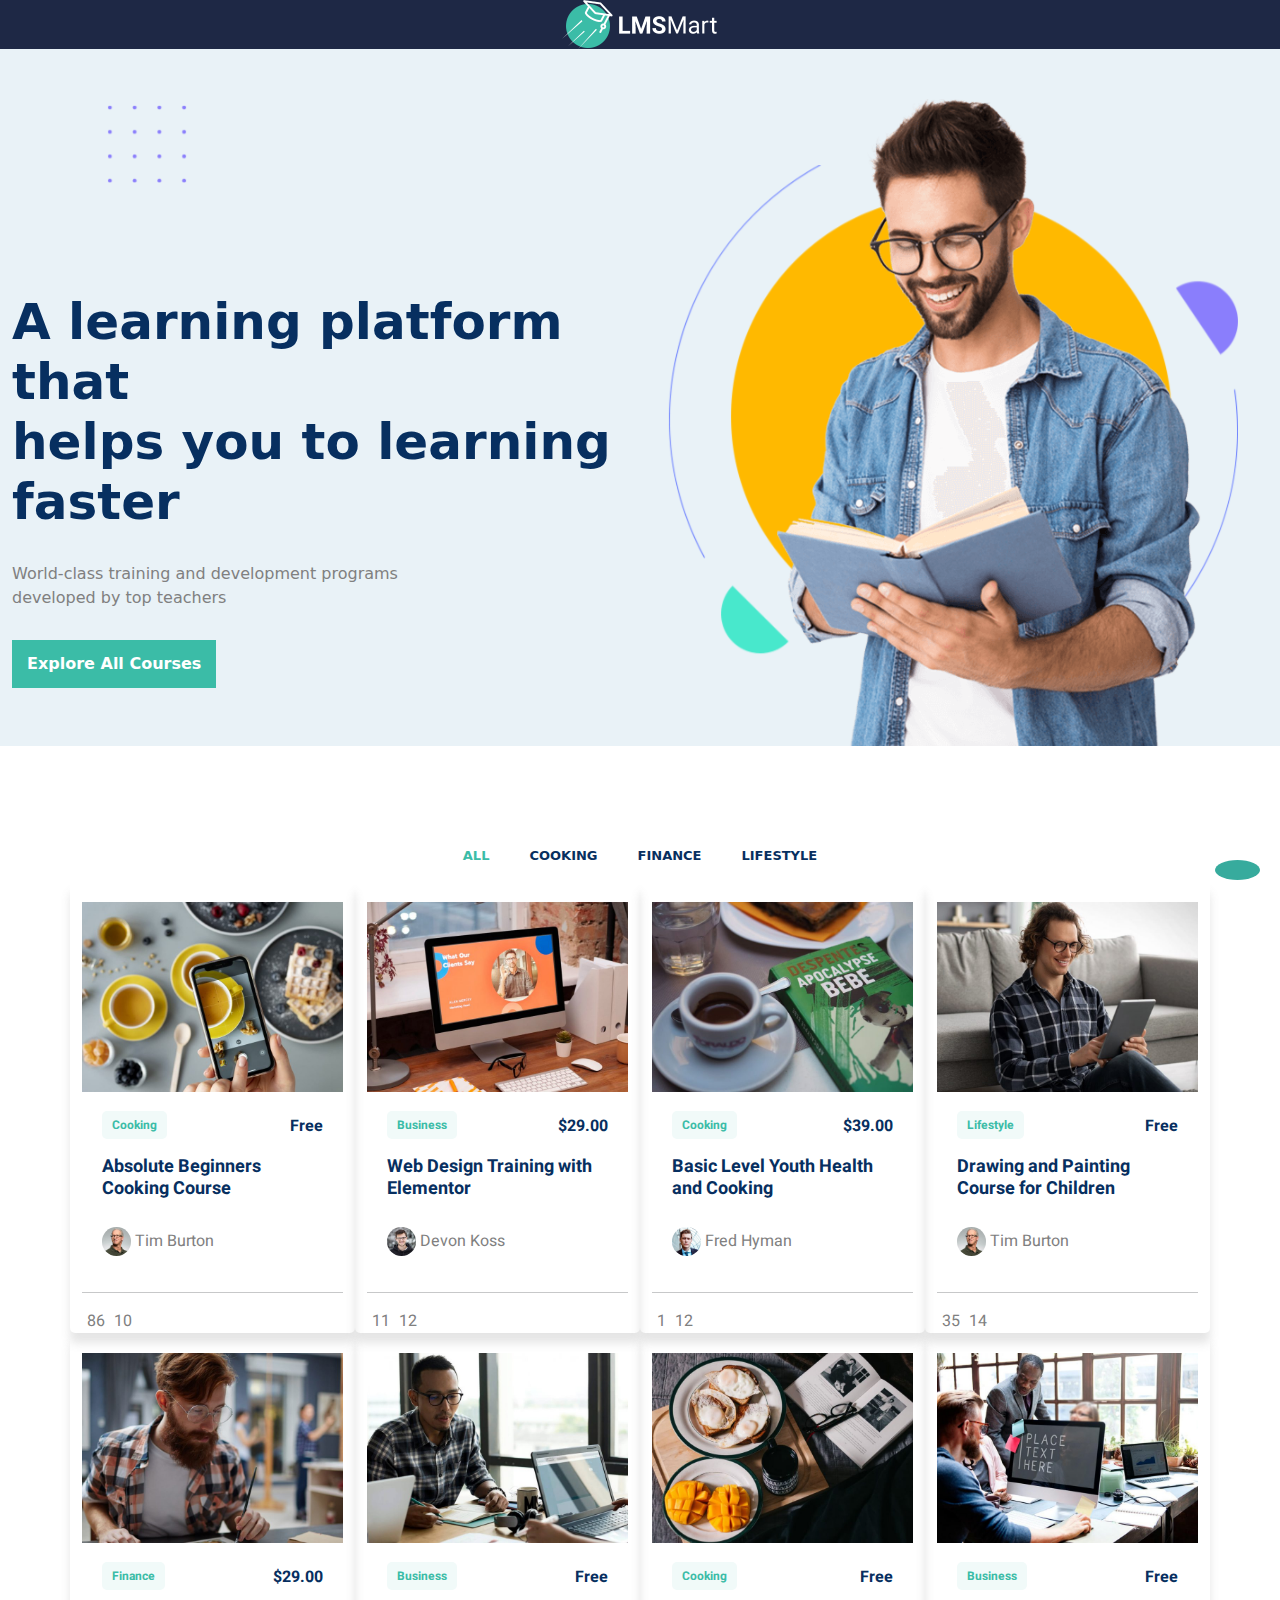
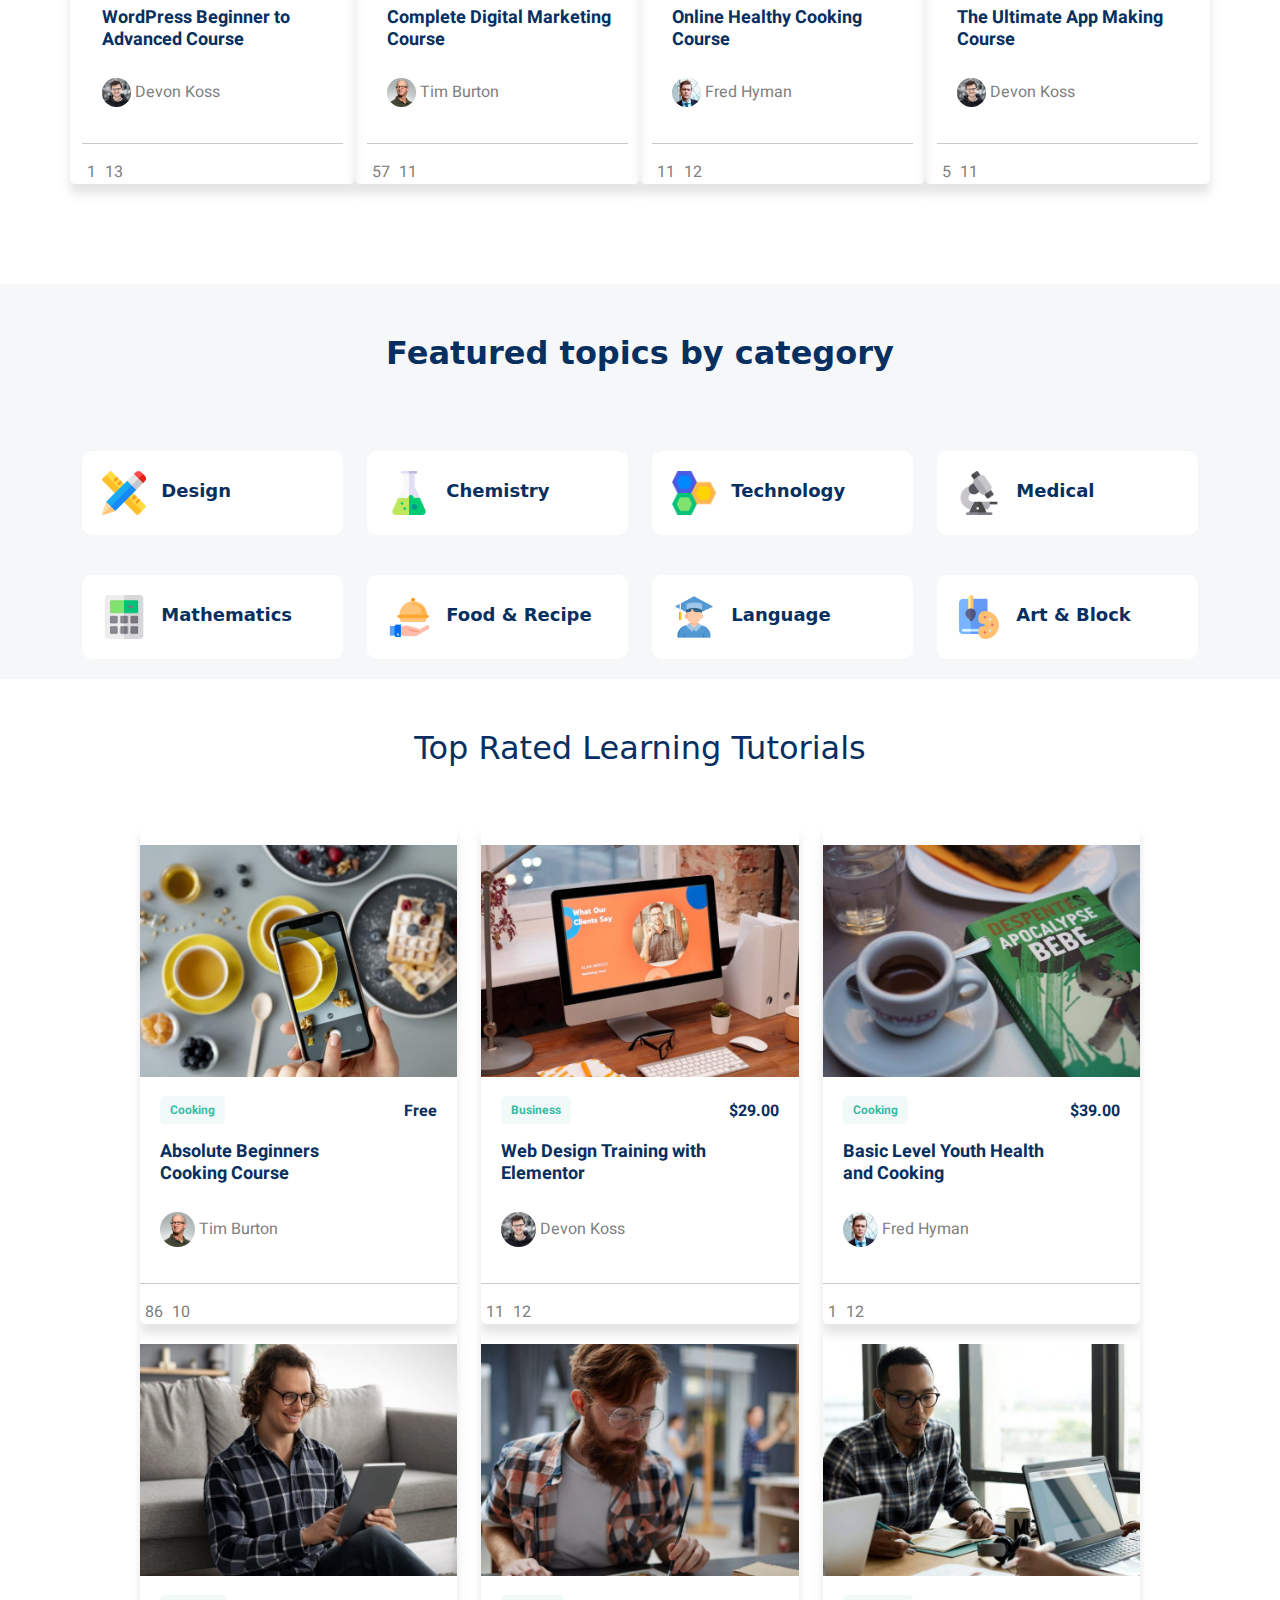
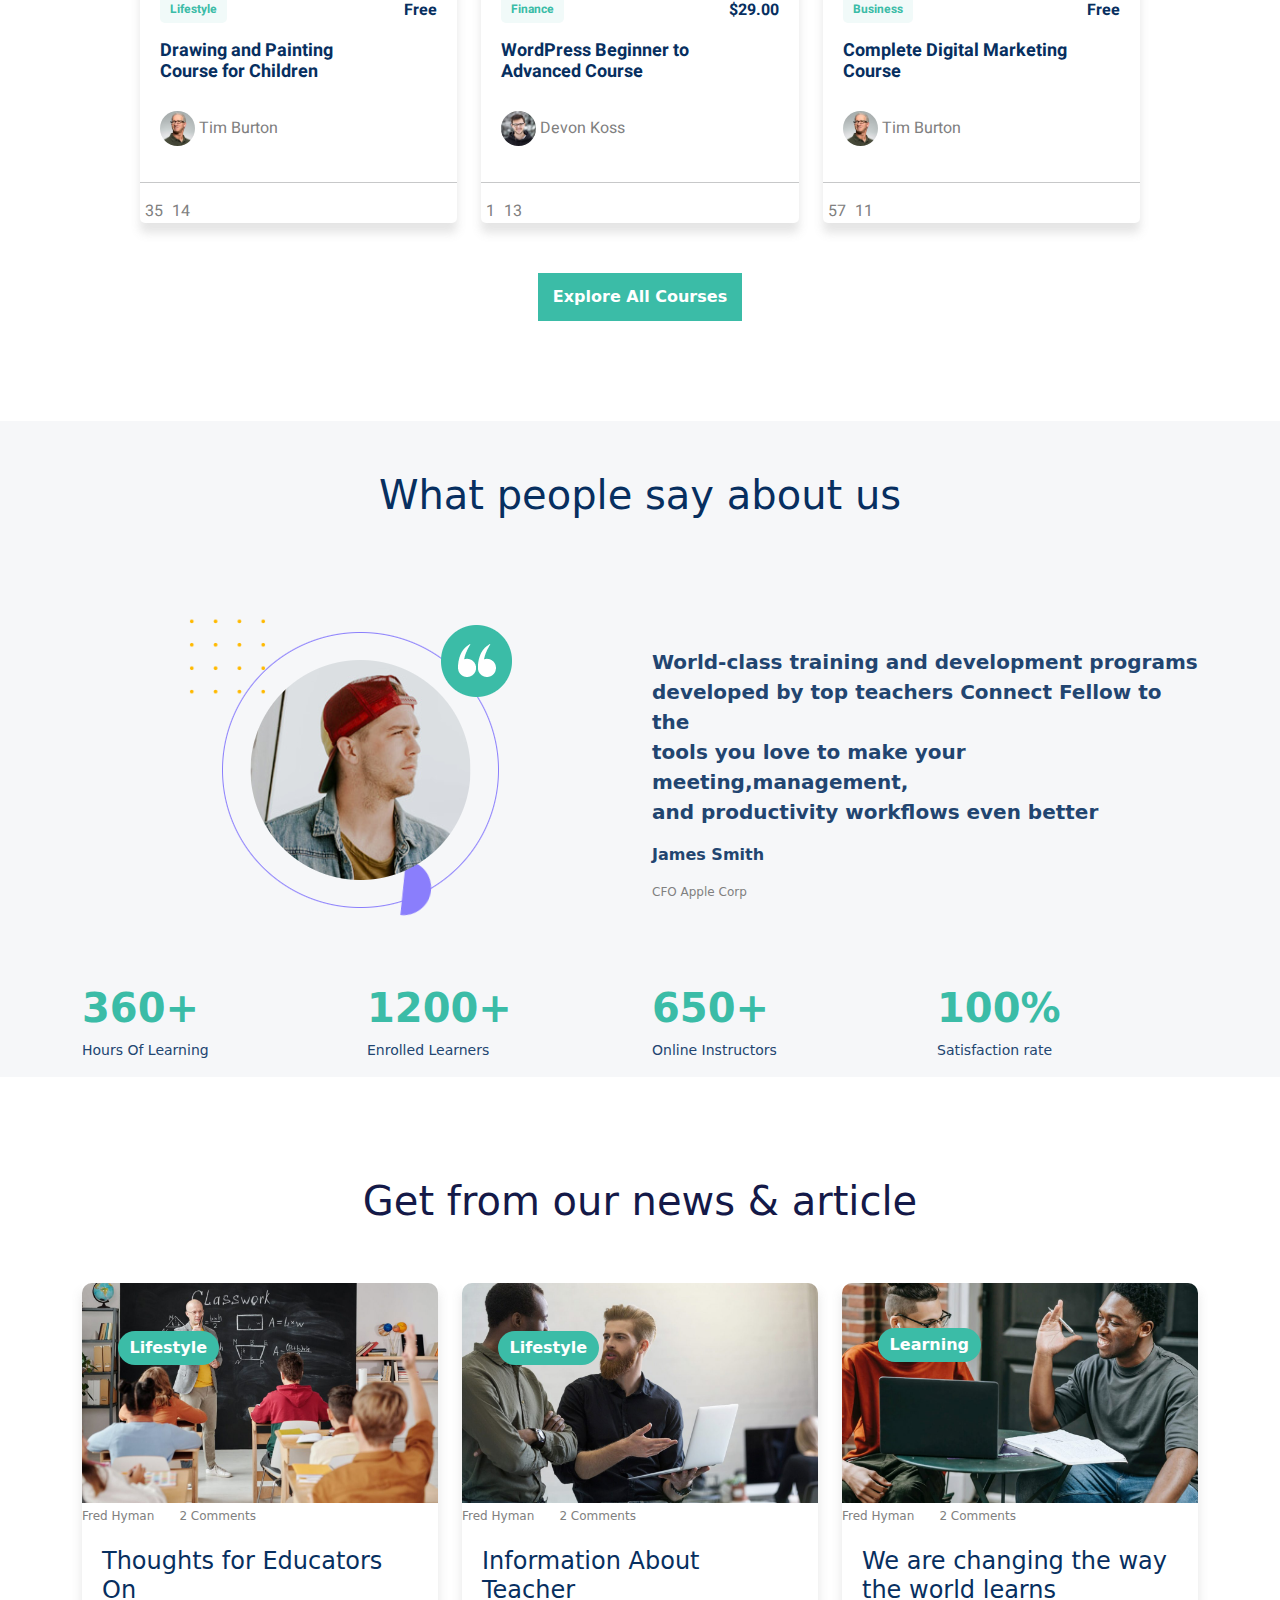
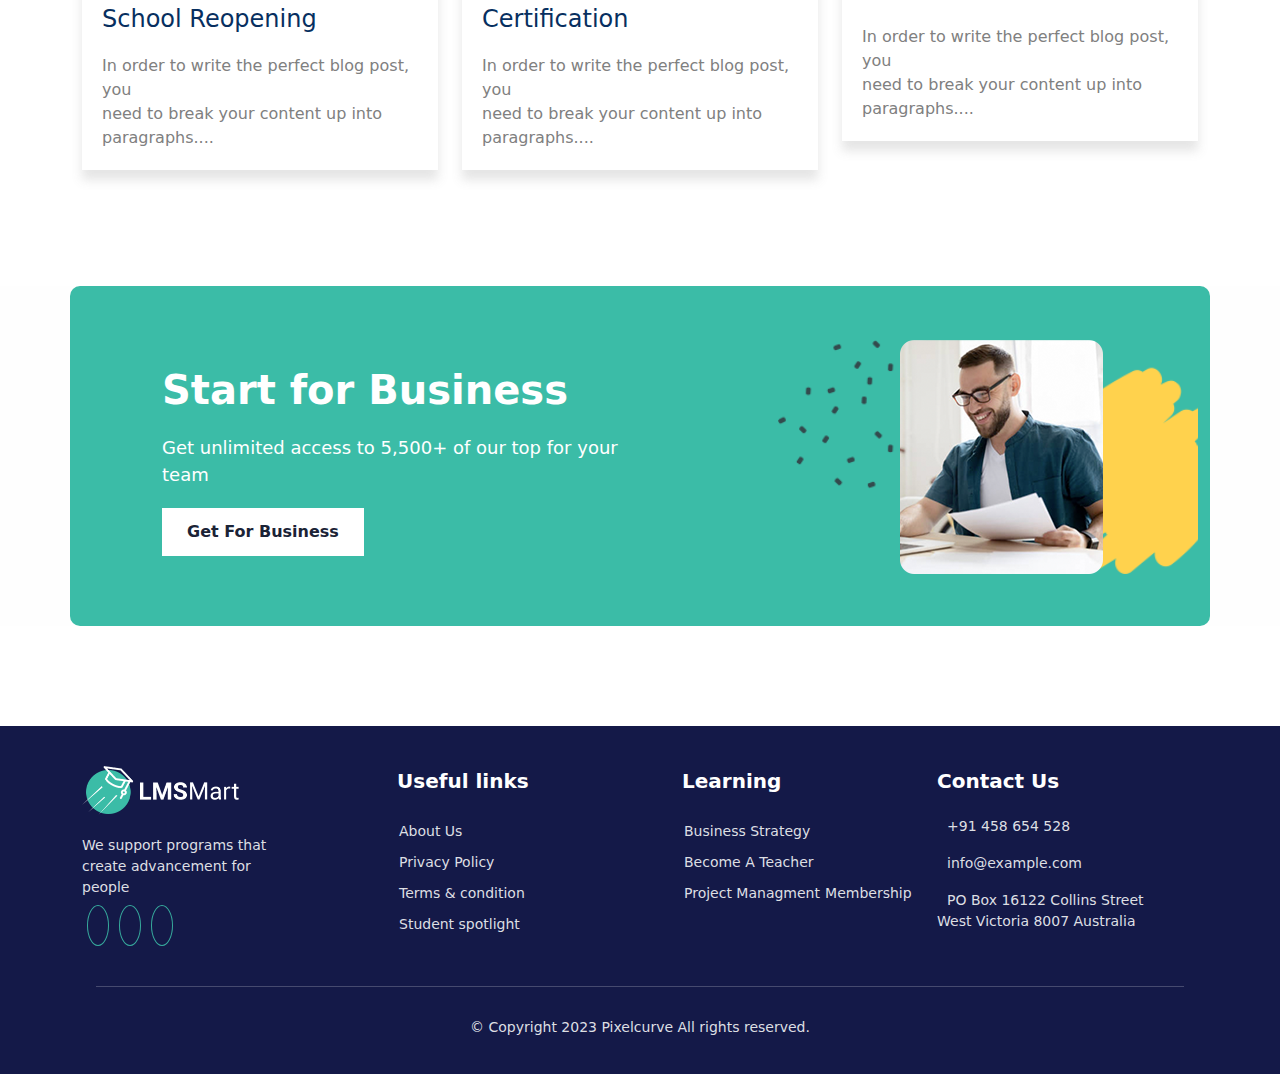
<file: homeV4.html>
<!DOCTYPE html>
<html lang="en">

<head>
    <meta charset="UTF-8">
    <meta http-equiv="X-UA-Compatible" content="IE=edge">
    <meta name="viewport" content="width=device-width, initial-scale=1.0">
    <title>LMSmart</title>
    <link rel="stylesheet" href="vendors/bootstrap.css">
    <link rel="stylesheet" href="https://cdnjs.cloudflare.com/ajax/libs/font-awesome/6.3.0/css/all.min.css"
        integrity="sha512-SzlrxWUlpfuzQ+pcUCosxcglQRNAq/DZjVsC0lE40xsADsfeQoEypE+enwcOiGjk/bSuGGKHEyjSoQ1zVisanQ=="
        crossorigin="anonymous" referrerpolicy="no-referrer" />
    <link rel="stylesheet" href="style/style.css">
    <script async src="vendors/jquery-3.6.3.min.js"></script>
    <script async src="js/homeV4.js"></script>
    <script async src="js/homeV5.js"></script>
</head>

<body>
    <div class="clicktoup">
        <a href="#"><i class="fa-solid fa-arrow-up"></i></a>
    </div>
    <div id="responsive-header">
        <div class="d-flex justify-content-around align-items-center">
            <div class="menuicon"><i class="fa-solid fa-bars"></i></div>
            <div class="logo"><img src="images/2x_logo-white.png" alt=""></div>
            <div class="search"><i class="fa-solid fa-magnifying-glass"></i>
            </div>
        </div>
    </div>
    <div class="clickmenu">
        <div class="logo"></div>
        <ul class="list-unstyled">
            <li class="clickhome"><a style="color: #3BBCA7;" href="#">Home<i class="i1 fa-solid fa-angle-right"></i></a>
                <ul class="clickhome-dropped list-unstyled">
                    <li><a href="#">Home V1</a></li>
                    <li><a href="index.html">Home V2</a></li>
                    <li><a href="#">Home V3</a></li>
                    <li><a style="color:#3bbca7 ;" href="homeV4.html">Home V4</a></li>
                    <li><a href="homeV5.html">Home V5</a></li>
                </ul>
            </li>
            <li class="clickcourses"><a href="#">Courses<i class="i2 fa-solid fa-angle-right"></i></a>
                <ul class="clickcourses-dropped list-unstyled">
                    <li><a href="#">Course Grid Layout</a></li>
                    <li><a href="#">Course Sidebar Filter</a></li>
                    <li><a href="#">Dashboard/Profile</a></li>
                    <li><a href="#">Paid Type Course</a></li>
                    <li><a href="#">Free Type Course</a></li>
                </ul>
            </li>
            <li class="clickblog"><a href="#">Blog<i class="i3 fa-solid fa-angle-right"></i></a>
                <ul class="clickblog-dropped list-unstyled">
                    <li><a href="#">Blog Grid</a></li>
                    <li><a href="#">Blog Listing</a></li>
                    <li><a href="#">Blog Single</a></li>
                </ul>
            </li>
            <li class="clickpages"><a href="#">Pages<i class="i4 fa-solid fa-angle-right"></i></a>
                <ul class="clickpages-dropped list-unstyled">
                    <li><a href="#">Shop</a></li>
                    <li><a href="#">About Us 1</a></li>
                    <li><a href="#">About Us 2</a></li>
                    <li><a href="#">Events Single</a></li>
                    <li><a href="#">Contact</a></li>
                    <li><a href="#">Our Team</a></li>
                    <li><a href="#">Team Single</a></li>
                    <li><a href="#">404 Page</a></li>
                    <li><a href="#">FAQ'S</a></li>
                </ul>
            </li>
        </ul>
        <div class="d-flex justify-content-center">
            <input type="text" placeholder="Search ...">
        </div>
    </div>
    <header id="header">
        <div class="d-flex justify-content-around align-items-center">
            <div class="logo d-flex justify-content-center">
                <img src="images/2x_logo.png" alt="">
            </div>
            <div class="navmenu">
                <ul class="list-unstyled d-flex">
                    <li class="home"><a href="#">Home<i style="color:#3BBCA7;" class="fa-solid fa-angle-down"></i></a>
                        <ul class="home-dropped list-unstyled">
                            <li><a href="#">Home V1</a></li>
                            <li><a href="index.html">Home V2</a></li>
                            <li><a href="#">Home V3</a></li>
                            <li><a href="homeV4.html">Home V4</a></li>
                            <li><a href="homeV5.html">Home V5</a></li>
                        </ul>
                    </li>
                    <li class="courses"><a href="#">Courses<i class="fa-solid fa-angle-down"></i></a>
                        <ul class="courses-dropped list-unstyled">
                            <li><a href="#">Course Grid Layout</a></li>
                            <li><a href="#">Course Sidebar Filter</a></li>
                            <li><a href="#">Dashboard/Profile</a></li>
                            <li><a href="#">Paid Type Course</a></li>
                            <li><a href="#">Free Type Course</a></li>
                        </ul>
                    </li>
                    <li class="blog"><a href="#">Blog<i class="fa-solid fa-angle-down"></i></a>
                        <ul class="blog-dropped list-unstyled">
                            <li><a href="#">Blog Grid</a></li>
                            <li><a href="#">Blog Listing</a></li>
                            <li><a href="#">Blog Single</a></li>
                        </ul>
                    </li>
                    <li class="pages"><a href="#">Pages<i class="fa-solid fa-angle-down"></i></a>
                        <ul class="pages-dropped list-unstyled">
                            <li><a href="#">Shop</a></li>
                            <li><a href="#">About Us 1</a></li>
                            <li><a href="#">About Us 2</a></li>
                            <li><a href="#">Events Single</a></li>
                            <li><a href="#">Contact</a></li>
                            <li><a href="#">Our Team</a></li>
                            <li><a href="#">Team Single</a></li>
                            <li><a href="#">404 Page</a></li>
                            <li><a href="#">FAQ'S</a></li>
                        </ul>
                    </li>
                </ul>
            </div>
            <div class="inputbox">
                <input type="text" placeholder="Search"><i class="fa-solid fa-magnifying-glass"></i>
                <i class="fa-solid fa-cart-shopping"></i>
            </div>
            <div class="line"></div>
            <div class="rightside d-flex">
                <p><i class="fa-regular fa-user"></i> Login / Register</p>
            </div>
        </div>
    </header>
    <!-- header end  -->
    <section id="platform">
        <div class="container-fluid">
            <div class="row">
                <div class="col-lg-6 col-md-12 col-sm-12">
                    <div class="box">
                        <img class="img-fluid dots" src="images/dots.png" alt="">
                        <div class="textbox">
                            <h1>A learning platform that<br>helps you to learning<br>faster</h1>
                            <p>World-class training and development programs<br>developed by top teachers</p>
                            <a href="#">Explore All Courses</a>
                        </div>
                    </div>
                </div>
                <div class="col-lg-6 col-md-12 col-sm-12">
                    <div class="box">
                        <img class="img-fluid" src="images/humanv4.png" alt="">
                    </div>
                </div>
            </div>
        </div>
    </section>
    <!-- platform end  -->
    <section id="tutorials">
        <div class="textbox d-flex justify-content-around">
            <h2>Top Rated Learning Tutorials</h2>
            <ul class="list-unstyled d-flex">
                <li class="clickall">ALL</li>
                <li class="clickcooking">COOKING</li>
                <li class="clickfinance">FINANCE</li>
                <li class="clicklifestyle">LIFESTYLE</li>
            </ul>
        </div>
        <div class="container">
            <div class="row">
                <div class="col-lg-3 col-md-6 col-sm-12 box1">
                    <img class="img-fluid" src="images/box1.jpeg" alt="">
                    <a href="#">Cooking</a><span class="span1">Free</span>
                    <h6>Absolute Beginners<br>Cooking Course</h6>
                    <img class="human" src="images/human1.jpeg" alt=""> <span class="span2">Tim Burton</span>
                    <hr>
                    <i class="fa-regular fa-user"></i>
                    <span class="span3">86</span>
                    <i class="fa-solid fa-book"></i>
                    <span style="margin-right: 30px;" class="span3">10</span>
                    <i class="fa-solid fa-star"></i>
                    <i class="fa-solid fa-star"></i>
                    <i class="fa-solid fa-star"></i>
                    <i class="fa-solid fa-star"></i>
                    <i class="fa-solid fa-star"></i>
                </div>
                <div class="col-lg-3 col-md-6 col-sm-12 box2">
                    <img class="img-fluid" src="images/box2.jpeg" alt="">
                    <a href="#">Business</a><span class="span1">$29.00</span>
                    <h6>Web Design Training with<br>Elementor</h6>
                    <img class="human" src="images/human2.jpeg" alt=""> <span class="span2">Devon Koss</span>
                    <hr>
                    <i class="fa-regular fa-user"></i>
                    <span class="span3">11</span>
                    <i class="fa-solid fa-book"></i>
                    <span style="margin-right: 30px;" class="span3">12</span>
                    <i class="fa-solid fa-star"></i>
                    <i class="fa-solid fa-star"></i>
                    <i class="fa-solid fa-star"></i>
                    <i class="fa-solid fa-star"></i>
                    <i class="fa-solid fa-star"></i>
                </div>
                <div class="col-lg-3 col-md-6 col-sm-12 box3">
                    <img class="img-fluid" src="images/box3.jpeg" alt="">
                    <a href="#">Cooking</a><span class="span1">$39.00</span>
                    <h6>Basic Level Youth Health<br>and Cooking</h6>
                    <img class="human" src="images/human3.jpeg" alt=""> <span class="span2">Fred Hyman</span>
                    <hr>
                    <i class="fa-regular fa-user"></i>
                    <span class="span3">1</span>
                    <i class="fa-solid fa-book"></i>
                    <span style="margin-right: 30px;" class="span3">12</span>
                    <i class="fa-solid fa-star"></i>
                    <i class="fa-solid fa-star"></i>
                    <i class="fa-solid fa-star"></i>
                    <i class="fa-solid fa-star"></i>
                    <i class="fa-solid fa-star"></i>
                </div>
                <div class="col-lg-3 col-md-6 col-sm-12 box4">
                    <img class="img-fluid" src="images/box4.jpeg" alt="">
                    <a href="#">Lifestyle</a><span class="span1">Free</span>
                    <h6>Drawing and Painting<br>Course for Children</h6>
                    <img class="human" src="images/human1.jpeg" alt=""> <span class="span2">Tim Burton</span>
                    <hr>
                    <i class="fa-regular fa-user"></i>
                    <span class="span3">35</span>
                    <i class="fa-solid fa-book"></i>
                    <span style="margin-right: 30px;" class="span3">14</span>
                    <i class="fa-solid fa-star"></i>
                    <i class="fa-solid fa-star"></i>
                    <i class="fa-solid fa-star"></i>
                    <i class="fa-solid fa-star"></i>
                    <i class="fa-solid fa-star"></i>
                </div>
                <div class="col-lg-3 col-md-6 col-sm-12 box5">
                    <img class="img-fluid" src="images/box5.jpeg" alt="">
                    <a href="#">Finance</a><span class="span1">$29.00</span>
                    <h6>WordPress Beginner to<br>Advanced Course</h6>
                    <img class="human" src="images/human2.jpeg" alt=""> <span class="span2">Devon Koss</span>
                    <hr>
                    <i class="fa-regular fa-user"></i>
                    <span class="span3">1</span>
                    <i class="fa-solid fa-book"></i>
                    <span style="margin-right: 30px;" class="span3">13</span>
                    <i class="fa-solid fa-star"></i>
                    <i class="fa-solid fa-star"></i>
                    <i class="fa-solid fa-star"></i>
                    <i class="fa-solid fa-star"></i>
                    <i class="fa-solid fa-star"></i>
                </div>
                <div class="col-lg-3 col-md-6 col-sm-12 box6">
                    <img class="img-fluid" src="images/box6.jpeg" alt="">
                    <a href="#">Business</a><span class="span1">Free</span>
                    <h6>Complete Digital Marketing<br>Course</h6>
                    <img class="human" src="images/human1.jpeg" alt=""> <span class="span2">Tim Burton</span>
                    <hr>
                    <i class="fa-regular fa-user"></i>
                    <span class="span3">57</span>
                    <i class="fa-solid fa-book"></i>
                    <span style="margin-right: 30px;" class="span3">11</span>
                    <i class="fa-solid fa-star"></i>
                    <i class="fa-solid fa-star"></i>
                    <i class="fa-solid fa-star"></i>
                    <i class="fa-solid fa-star"></i>
                    <i style="color: grey;" class="fa-solid fa-star"></i>
                </div>
                <div class="col-lg-3 col-md-6 col-sm-12 box7">
                    <img class="img-fluid" src="images/box7.jpeg" alt="">
                    <a href="#">Cooking</a><span class="span1">Free</span>
                    <h6>Online Healthy Cooking<br>Course</h6>
                    <img class="human" src="images/human3.jpeg" alt=""> <span class="span2">Fred Hyman</span>
                    <hr>
                    <i class="fa-regular fa-user"></i>
                    <span class="span3">11</span>
                    <i class="fa-solid fa-book"></i>
                    <span style="margin-right: 30px;" class="span3">12</span>
                    <i class="fa-solid fa-star"></i>
                    <i class="fa-solid fa-star"></i>
                    <i class="fa-solid fa-star"></i>
                    <i class="fa-solid fa-star"></i>
                    <i style="color: grey;" class="fa-solid fa-star"></i>
                </div>
                <div class="col-lg-3 col-md-6 col-sm-12 box8">
                    <img class="img-fluid" src="images/box8.jpeg" alt="">
                    <a href="#">Business</a><span class="span1">Free</span>
                    <h6>The Ultimate App Making<br>Course</h6>
                    <img class="human" src="images/human2.jpeg" alt=""> <span class="span2">Devon Koss</span>
                    <hr>
                    <i class="fa-regular fa-user"></i>
                    <span class="span3">5</span>
                    <i class="fa-solid fa-book"></i>
                    <span style="margin-right: 30px;" class="span3">11</span>
                    <i class="fa-solid fa-star"></i>
                    <i class="fa-solid fa-star"></i>
                    <i class="fa-solid fa-star"></i>
                    <i class="fa-solid fa-star"></i>
                    <i class="fa-solid fa-star"></i>
                </div>
            </div>
        </div>
    </section>
    <!-- tutorials end  -->
    <section id="topics">
        <div class="text-center">
            <h2>Featured topics by category</h2>
        </div>
        <div class="container">
            <div class="row">
                <div class="col-lg-3 col-md-6 col-sm-12">
                    <div class="box">
                        <img src="images/ibox1.png" alt="">
                        <span>Design</span>
                    </div>
                </div>
                <div class="col-lg-3 col-md-6 col-sm-12">
                    <div class="box">
                        <img src="images/ibox2.png" alt="">
                        <span>Chemistry</span>
                    </div>
                </div>
                <div class="col-lg-3 col-md-6 col-sm-12">
                    <div class="box">
                        <img src="images/ibox3.png" alt="">
                        <span>Technology</span>
                    </div>
                </div>
                <div class="col-lg-3 col-md-6 col-sm-12">
                    <div class="box">
                        <img src="images/ibox4.png" alt="">
                        <span>Medical</span>
                    </div>
                </div>
                <div class="col-lg-3 col-md-6 col-sm-12">
                    <div class="box">
                        <img src="images/ibox5.png" alt="">
                        <span>Mathematics</span>
                    </div>
                </div>
                <div class="col-lg-3 col-md-6 col-sm-12">
                    <div class="box">
                        <img src="images/ibox6.png" alt="">
                        <span>Food & Recipe</span>
                    </div>
                </div>
                <div class="col-lg-3 col-md-6 col-sm-12">
                    <div class="box">
                        <img src="images/ibox7.png" alt="">
                        <span>Language</span>
                    </div>
                </div>
                <div class="col-lg-3 col-md-6 col-sm-12">
                    <div class="box">
                        <img src="images/ibox8.png" alt="">
                        <span>Art & Block</span>
                    </div>
                </div>
            </div>
        </div>
    </section>
    <!-- topics end  -->
    <section id="tricks">
        <div class="text-center">
            <h2>Top Rated Learning Tutorials</h2>
        </div>
        <div class="d-flex">
            <div class="leftside">
                <img src="images/leftside.png" alt="">
            </div>
            <div class="rightside">
                <div class="container-fluid">
                    <div class="row">
                        <div class="col-lg-4 col-md-12 col-sm-12">
                            <div class="box">
                                <img class="img-fluid" src="images/box1.jpeg" alt="">
                                <a href="#">Cooking</a><span class="span1">Free</span>
                                <h6>Absolute Beginners<br>Cooking Course</h6>
                                <img class="human" src="images/human1.jpeg" alt=""> <span class="span2">Tim
                                    Burton</span>
                                <hr>
                                <i class="fa-regular fa-user"></i>
                                <span class="span3">86</span>
                                <i class="fa-solid fa-book"></i>
                                <span style="margin-right: 30px;" class="span3">10</span>
                                <i class="fa-solid fa-star"></i>
                                <i class="fa-solid fa-star"></i>
                                <i class="fa-solid fa-star"></i>
                                <i class="fa-solid fa-star"></i>
                                <i class="fa-solid fa-star"></i>
                            </div>
                        </div>
                        <div class="col-lg-4 col-md-12 col-sm-12">
                            <div class="box">
                                <img class="img-fluid" src="images/box2.jpeg" alt="">
                                <a href="#">Business</a><span class="span1">$29.00</span>
                                <h6>Web Design Training with<br>Elementor</h6>
                                <img class="human" src="images/human2.jpeg" alt=""> <span class="span2">Devon
                                    Koss</span>
                                <hr>
                                <i class="fa-regular fa-user"></i>
                                <span class="span3">11</span>
                                <i class="fa-solid fa-book"></i>
                                <span style="margin-right: 30px;" class="span3">12</span>
                                <i class="fa-solid fa-star"></i>
                                <i class="fa-solid fa-star"></i>
                                <i class="fa-solid fa-star"></i>
                                <i class="fa-solid fa-star"></i>
                                <i class="fa-solid fa-star"></i>
                            </div>
                        </div>
                        <div class="col-lg-4 col-md-12 col-sm-12">
                            <div class="box">
                                <img class="img-fluid" src="images/box3.jpeg" alt="">
                                <a href="#">Cooking</a><span class="span1">$39.00</span>
                                <h6>Basic Level Youth Health<br>and Cooking</h6>
                                <img class="human" src="images/human3.jpeg" alt=""> <span class="span2">Fred
                                    Hyman</span>
                                <hr>
                                <i class="fa-regular fa-user"></i>
                                <span class="span3">1</span>
                                <i class="fa-solid fa-book"></i>
                                <span style="margin-right: 30px;" class="span3">12</span>
                                <i class="fa-solid fa-star"></i>
                                <i class="fa-solid fa-star"></i>
                                <i class="fa-solid fa-star"></i>
                                <i class="fa-solid fa-star"></i>
                                <i class="fa-solid fa-star"></i>
                            </div>
                        </div>
                        <div class="col-lg-4 col-md-12 col-sm-12">
                            <div class="box">
                                <img class="img-fluid" src="images/box4.jpeg" alt="">
                                <a href="#">Lifestyle</a><span class="span1">Free</span>
                                <h6>Drawing and Painting<br>Course for Children</h6>
                                <img class="human" src="images/human1.jpeg" alt=""> <span class="span2">Tim
                                    Burton</span>
                                <hr>
                                <i class="fa-regular fa-user"></i>
                                <span class="span3">35</span>
                                <i class="fa-solid fa-book"></i>
                                <span style="margin-right: 30px;" class="span3">14</span>
                                <i class="fa-solid fa-star"></i>
                                <i class="fa-solid fa-star"></i>
                                <i class="fa-solid fa-star"></i>
                                <i class="fa-solid fa-star"></i>
                                <i class="fa-solid fa-star"></i>
                            </div>
                        </div>
                        <div class="col-lg-4 col-md-12 col-sm-12">
                            <div class="box">
                                <img class="img-fluid" src="images/box5.jpeg" alt="">
                                <a href="#">Finance</a><span class="span1">$29.00</span>
                                <h6>WordPress Beginner to<br>Advanced Course</h6>
                                <img class="human" src="images/human2.jpeg" alt=""> <span class="span2">Devon
                                    Koss</span>
                                <hr>
                                <i class="fa-regular fa-user"></i>
                                <span class="span3">1</span>
                                <i class="fa-solid fa-book"></i>
                                <span style="margin-right: 30px;" class="span3">13</span>
                                <i class="fa-solid fa-star"></i>
                                <i class="fa-solid fa-star"></i>
                                <i class="fa-solid fa-star"></i>
                                <i class="fa-solid fa-star"></i>
                                <i class="fa-solid fa-star"></i>
                            </div>
                        </div>
                        <div class="col-lg-4 col-md-12 col-sm-12">
                            <div class="box">
                                <img class="img-fluid" src="images/box6.jpeg" alt="">
                                <a href="#">Business</a><span class="span1">Free</span>
                                <h6>Complete Digital Marketing<br>Course</h6>
                                <img class="human" src="images/human1.jpeg" alt=""> <span class="span2">Tim
                                    Burton</span>
                                <hr>
                                <i class="fa-regular fa-user"></i>
                                <span class="span3">57</span>
                                <i class="fa-solid fa-book"></i>
                                <span style="margin-right: 30px;" class="span3">11</span>
                                <i class="fa-solid fa-star"></i>
                                <i class="fa-solid fa-star"></i>
                                <i class="fa-solid fa-star"></i>
                                <i class="fa-solid fa-star"></i>
                                <i style="color: grey;" class="fa-solid fa-star"></i>
                            </div>
                        </div>
                    </div>
                </div>
            </div>
        </div>
        <div class="button">
            <a href="#">Explore All Courses</a>
        </div>
    </section>
    <!-- tricks end  -->
    <section id="corp">
        <div class="text-center">
            <h1 class="mainh1 ">What people say about us</h1>
        </div>
        <div class="container">
            <div class="row">
                <div class="col-lg-6 col-md-12 col-sm-12">
                    <div class="box">
                        <img class="img-fluid" src="images/corpimg.png" alt="">
                    </div>
                </div>
                <div class="col-lg-6 col-md-12 col-sm-12">
                    <div class="box box2">
                        <p class="p1">World-class training and development programs<br>developed by top teachers Connect
                            Fellow to
                            the<br>tools you love to make your meeting,management,<br>and productivity workflows even
                            better</p>
                        <p class="p2">James Smith</p>
                        <p class="p3">CFO Apple Corp</p>
                    </div>
                </div>
            </div>
        </div>
        <div class="container">
            <div class="row">
                <div class="col-lg-3 col-md-6 col-sm-12">
                    <div class="numberbox">
                        <h1 class="h1">360+</h1>
                        <p class="p4">Hours Of Learning</p>
                    </div>
                </div>
                <div class="col-lg-3 col-md-6 col-sm-12">
                    <div class="numberbox">
                        <h1 class="h1">1200+</h1>
                        <p class="p4">Enrolled Learners</p>
                    </div>
                </div>
                <div class="col-lg-3 col-md-6 col-sm-12">
                    <div class="numberbox">
                        <h1 class="h1">650+</h1>
                        <p class="p4">Online Instructors</p>
                    </div>
                </div>
                <div class="col-lg-3 col-md-6 col-sm-12">
                    <div class="numberbox">
                        <h1 class="h1">100%</h1>
                        <p class="p4">Satisfaction rate</p>
                    </div>
                </div>
            </div>
        </div>
    </section>
    <!-- corp end  -->
    <section id="news">
        <div class="text-center">
            <h1>Get from our news & article</h1>
        </div>
        <div class="container">
            <div class="row">
                <div class="col-lg-4 col-md-6 col-sm-12">
                    <div class="box">
                        <img class="img-fluid" src="images/firstbox.jpeg" alt="">
                        <i class="fa-regular fa-user"></i>
                        <span>Fred Hyman</span>
                        <i class="fa-regular fa-message"></i>
                        <span>2 Comments</span>
                        <h4>Thoughts for Educators On<br>School Reopening</h4>
                        <p>In order to write the perfect blog post, you<br>need to break your content up
                            into<br>paragraphs....</p>
                        <button>Lifestyle</button>
                    </div>
                </div>
                <div class="col-lg-4 col-md-6 col-sm-12">
                    <div class="box">
                        <img class="img-fluid" src="images/secondbox.jpeg" alt="">
                        <i class="fa-regular fa-user"></i>
                        <span>Fred Hyman</span>
                        <i class="fa-regular fa-message"></i>
                        <span>2 Comments</span>
                        <h4>Information About Teacher<br>Certification</h4>
                        <p>In order to write the perfect blog post, you<br>need to break your content up
                            into<br>paragraphs....</p>
                        <button>Lifestyle</button>
                    </div>
                </div>
                <div class="col-lg-4 col-md-6 col-sm-12">
                    <div class="box">
                        <img class="img-fluid" src="images/thirdbox.jpeg" alt="">
                        <i class="fa-regular fa-user"></i>
                        <span>Fred Hyman</span>
                        <i class="fa-regular fa-message"></i>
                        <span>2 Comments</span>
                        <h4>We are changing the way the world learns</h4>
                        <p>In order to write the perfect blog post, you<br>need to break your content up
                            into<br>paragraphs....</p>
                        <button>Learning</button>
                    </div>
                </div>
            </div>
        </div>
    </section>
    <!-- news end  -->
    <section id="business">
        <div class="container mainbox">
            <div class="row">
                <div class="col-lg-6 col-md-12 col-sm-12">
                    <div class="box textbox">
                        <h1>Start for Business</h1>
                        <p>Get unlimited access to 5,500+ of our top for your<br>team</p>
                        <a href="#">Get For Business</a>
                    </div>
                </div>
                <div class="col-lg-6 col-md-12 col-sm-12">
                    <div class="box imgbox">
                        <img src="images/boy.png" alt="">
                    </div>
                </div>
            </div>
        </div>
    </section>
    <!-- business end  -->
    <footer id="footer">
        <div class="container">
            <div class="row">
                <div class="col-lg-3 col-md-6 col-sm-12">
                    <div class="box">
                        <img src="images/2x_logo-white.png" alt="">
                        <p>We support programs that<br>create advancement for<br>people</p>
                        <i class="fa-brands fa-facebook"></i>
                        <i class="fa-brands fa-twitter"></i>
                        <i class="fa-brands fa-instagram"></i>
                    </div>
                </div>
                <div class="col-lg-3 col-md-6 col-sm-12">
                    <div class="box">
                        <span>Useful links</span>
                        <ul>
                            <li>About Us</li><br>
                            <li>Privacy Policy</li><br>
                            <li>Terms & condition</li><br>
                            <li>Student spotlight</li>
                        </ul>
                    </div>
                </div>
                <div class="col-lg-3 col-md-6 col-sm-12">
                    <div class="box">
                        <span>Learning</span>
                        <ul>
                            <li>Business Strategy</li>
                            <li>Become A Teacher</li>
                            <li>Project Managment</li>
                            <li>Membership</li>
                        </ul>
                    </div>
                </div>
                <div class="col-lg-3 col-md-6 col-sm-12">
                    <div class="box">
                        <span style="margin: 20px 0px;">Contact Us</span>
                        <p><i class="fa-solid fa-phone-volume"></i>+91 458 654 528</p>
                        <p><i class="fa-regular fa-envelope-open"></i>info@example.com</p>
                        <p><i class="fa-solid fa-location-dot"></i>PO Box 16122 Collins Street<br>West Victoria 8007
                            Australia</p>
                    </div>
                </div>
            </div>
        </div>
        <hr style="width: 85%; margin: 30px auto;">
        <p style="text-align: center;">© Copyright 2023 Pixelcurve All rights reserved.</p>
    </footer>
    <!-- footer end  -->
</body>

</html>
</file>
<file: style/style.css>
@import url("https://fonts.googleapis.com/css2?family=Heebo&display=swap");
.clicktoup {
  background-color: #37ab9d;
  border-radius: 50%;
  width: 45px;
  padding: 10px 0px;
  text-align: center;
  position: fixed;
  right: 20px;
  bottom: 20px;
  cursor: pointer;
  z-index: 999;
}
.clicktoup a {
  text-decoration: none;
  color: white;
}

#responsive-header {
  background-color: #1e2845;
  display: none;
}
#responsive-header .menuicon i {
  font-size: 20px;
  color: white;
  transition: 0.3s ease-in-out;
}
#responsive-header .menuicon i.activerot {
  transform: rotate(180deg);
}
#responsive-header .logo {
  display: flex;
  justify-content: center;
}
#responsive-header .logo img {
  width: 50%;
}
#responsive-header .search i {
  font-size: 20px;
  color: white;
}

.clickmenu {
  background-color: #1e2845;
  height: 120vh;
  width: 80%;
  position: absolute;
  transition: 0.3s ease-in-out;
  visibility: hidden;
  opacity: 0;
  left: -100%;
  padding: 30px 0px;
  display: none;
}
.clickmenu.active {
  visibility: visible;
  opacity: 1;
  left: 0;
}
.clickmenu ul .clickhome .clickhome-dropped {
  display: none;
}
.clickmenu ul .clickhome .clickhome-dropped.active2 {
  display: block;
}
.clickmenu ul .clickhome .clickhome-dropped li a {
  font-size: 14px;
}
.clickmenu ul .clickcourses .clickcourses-dropped {
  display: none;
}
.clickmenu ul .clickcourses .clickcourses-dropped.active3 {
  display: block;
}
.clickmenu ul .clickcourses .clickcourses-dropped li a {
  font-size: 14px;
}
.clickmenu ul .clickblog .clickblog-dropped {
  display: none;
}
.clickmenu ul .clickblog .clickblog-dropped.active4 {
  display: block;
}
.clickmenu ul .clickblog .clickblog-dropped li a {
  font-size: 14px;
}
.clickmenu ul .clickpages .clickpages-dropped {
  display: none;
}
.clickmenu ul .clickpages .clickpages-dropped.active5 {
  display: block;
}
.clickmenu ul .clickpages .clickpages-dropped li a {
  font-size: 14px;
}
.clickmenu li a {
  text-decoration: none;
  color: white;
  font-weight: bold;
  font-size: 15px;
  display: block;
  padding: 10px 30px;
}
.clickmenu li a i {
  background-color: #29324e;
  padding: 10px 15px;
  float: right;
}
.clickmenu input {
  margin-top: 20px;
  outline: none;
  width: 20rem;
  padding: 10px 20px;
  border-radius: 5px;
  border: none;
}

#header {
  padding: 10px 0px;
  background-color: white;
}
#header .logo img {
  width: 50%;
}
#header .navmenu ul .home {
  position: relative;
}
#header .navmenu ul .home:hover .home-dropped {
  visibility: visible;
  opacity: 1;
  transform: translateY(25px);
}
#header .navmenu ul .home .home-dropped {
  position: absolute;
  border-top: 3px solid #3bbca7;
  border-radius: 5px;
  background-color: white;
  width: 17rem;
  max-height: 35vh;
  transform: translateY(40px);
  transition: 0.5s ease-in-out;
  visibility: hidden;
  opacity: 0;
  box-shadow: 0 10px 10px rgba(102, 102, 102, 0.1725490196);
  padding-bottom: 20px;
}
#header .navmenu ul .home .home-dropped li a {
  font-size: 15px;
  color: #072f60;
  padding: 0px 30px;
}
#header .navmenu ul .courses {
  position: relative;
}
#header .navmenu ul .courses:hover .courses-dropped {
  visibility: visible;
  opacity: 1;
  transform: translateY(25px);
}
#header .navmenu ul .courses .courses-dropped {
  position: absolute;
  border-top: 3px solid #3bbca7;
  border-radius: 5px;
  background-color: white;
  width: 17rem;
  max-height: 35vh;
  transform: translateY(40px);
  transition: 0.3s ease-in-out;
  visibility: hidden;
  opacity: 0;
  box-shadow: 0 10px 10px rgba(102, 102, 102, 0.1725490196);
  padding-bottom: 20px;
}
#header .navmenu ul .courses .courses-dropped li a {
  font-size: 15px;
  color: #072f60;
  padding: 0px 30px;
}
#header .navmenu ul .blog {
  position: relative;
}
#header .navmenu ul .blog:hover .blog-dropped {
  visibility: visible;
  opacity: 1;
  transform: translateY(25px);
}
#header .navmenu ul .blog .blog-dropped {
  position: absolute;
  border-top: 3px solid #3bbca7;
  border-radius: 5px;
  background-color: white;
  width: 16rem;
  max-height: 22vh;
  transform: translateY(40px);
  transition: 0.3s ease-in-out;
  visibility: hidden;
  opacity: 0;
  box-shadow: 0 10px 10px rgba(102, 102, 102, 0.1725490196);
  padding-bottom: 20px;
}
#header .navmenu ul .blog .blog-dropped li a {
  font-size: 15px;
  color: #072f60;
  padding: 0px 30px;
}
#header .navmenu ul .pages {
  position: relative;
}
#header .navmenu ul .pages:hover .pages-dropped {
  visibility: visible;
  opacity: 1;
  transform: translateY(25px);
}
#header .navmenu ul .pages .pages-dropped {
  position: absolute;
  border-top: 3px solid #3bbca7;
  border-radius: 5px;
  background-color: white;
  width: 16rem;
  max-height: 62vh;
  transform: translateY(40px);
  transition: 0.3s ease-in-out;
  visibility: hidden;
  opacity: 0;
  box-shadow: 0 10px 10px rgba(102, 102, 102, 0.1725490196);
  padding-bottom: 20px;
}
#header .navmenu ul .pages .pages-dropped li a {
  font-size: 15px;
  color: #072f60;
  padding: 0px 30px;
}
#header .navmenu ul li:first-child a {
  color: #3bbca7;
}
#header .navmenu ul li a {
  display: block;
  color: #072f60;
  text-decoration: none;
  font-weight: 500;
  font-family: inherit;
  margin-top: 20px;
  padding: 0px 15px;
  transition: 0.2s ease-in-out;
}
#header .navmenu ul li a:hover {
  color: #3bbca7;
}
#header .navmenu ul li a:hover i {
  color: #3bbca7;
}
#header .navmenu ul li a i {
  padding: 5px;
  font-size: 12px;
  color: grey;
  transition: 0.2s ease-in-out;
}
#header .inputbox {
  position: relative;
}
#header .inputbox input {
  background-color: #f8f8f8;
  outline: none;
  border: none;
  padding: 12px 20px;
  width: 250px;
  font-family: inherit;
  border-radius: 5px;
}
#header .inputbox .fa-magnifying-glass {
  position: absolute;
  top: 35%;
  left: 80%;
  color: #3bbca7;
}
#header .line {
  width: 1px;
  height: 40px;
  background-color: #b6b6b6;
  transform: rotateX("90deg");
}
#header .rightside {
  margin: 15px 120px 0px 0px;
  font-family: inherit;
}
#header .rightside p {
  transition: 0.2s ease-in-out;
}
#header .rightside p:hover {
  color: #37ab9d;
  cursor: pointer;
}

#experience {
  background-color: #fdfaf1;
}
#experience .box {
  font-family: "Heebo", sans-serif;
  padding: 120px;
}
#experience .box h6 {
  color: #37ab9d;
  font-weight: bolder;
}
#experience .box h1 {
  font-weight: bold;
  color: #072f60;
}
#experience .box p {
  color: grey;
  font-size: 18px;
}
#experience .box input {
  border: 1px solid rgba(128, 128, 128, 0.26);
  border-radius: 3px;
  width: 70%;
  padding: 10px;
}
#experience .box span {
  color: white;
  background-color: #37ab9d;
  border: none;
  outline: none;
  border-radius: 5px;
  padding: 10px 20px;
}
#experience .box a {
  color: #37ab9d;
  text-decoration: none;
}

#count .box .num {
  color: #141948;
  font-size: 50px;
}
#count .box .plus {
  color: #141948;
  font-size: 50px;
}
#count .box P {
  color: grey;
}

#toprated p {
  color: #141948;
  font-weight: bold;
  font-size: 40px;
}
#toprated .click {
  text-decoration: none;
  color: #141948;
  font-weight: bold;
  font-size: 14px;
  display: inline-block;
  padding: 10px 15px;
  cursor: pointer;
}
#toprated .box1, #toprated #tutorials .box8, #tutorials #toprated .box8, #toprated #tutorials .box7, #tutorials #toprated .box7, #toprated #tutorials .box6, #tutorials #toprated .box6, #toprated #tutorials .box5, #tutorials #toprated .box5, #toprated #preview .box8, #preview #toprated .box8, #toprated #preview .box7, #preview #toprated .box7, #toprated #preview .box6, #preview #toprated .box6, #toprated #preview .box5, #preview #toprated .box5, #toprated .box4, #toprated .box3, #toprated .box2 {
  font-family: "Heebo", sans-serif;
  box-shadow: 0px 10px 10px rgba(102, 102, 102, 0.1725490196);
  border-radius: 5px;
  transition: 0.2s ease-in-out;
}
#toprated .box1:hover img, #toprated #tutorials .box8:hover img, #tutorials #toprated .box8:hover img, #toprated #tutorials .box7:hover img, #tutorials #toprated .box7:hover img, #toprated #tutorials .box6:hover img, #tutorials #toprated .box6:hover img, #toprated #tutorials .box5:hover img, #tutorials #toprated .box5:hover img, #toprated #preview .box8:hover img, #preview #toprated .box8:hover img, #toprated #preview .box7:hover img, #preview #toprated .box7:hover img, #toprated #preview .box6:hover img, #preview #toprated .box6:hover img, #toprated #preview .box5:hover img, #preview #toprated .box5:hover img, #toprated .box4:hover img, #toprated .box3:hover img, #toprated .box2:hover img {
  filter: brightness(80%);
}
#toprated .box1 img, #toprated #tutorials .box8 img, #tutorials #toprated .box8 img, #toprated #tutorials .box7 img, #tutorials #toprated .box7 img, #toprated #tutorials .box6 img, #tutorials #toprated .box6 img, #toprated #tutorials .box5 img, #tutorials #toprated .box5 img, #toprated #preview .box8 img, #preview #toprated .box8 img, #toprated #preview .box7 img, #preview #toprated .box7 img, #toprated #preview .box6 img, #preview #toprated .box6 img, #toprated #preview .box5 img, #preview #toprated .box5 img, #toprated .box4 img, #toprated .box3 img, #toprated .box2 img {
  padding: 20px 0px;
  transition: 0.2s ease-in-out;
}
#toprated .box1 .human, #toprated #tutorials .box8 .human, #tutorials #toprated .box8 .human, #toprated #tutorials .box7 .human, #tutorials #toprated .box7 .human, #toprated #tutorials .box6 .human, #tutorials #toprated .box6 .human, #toprated #tutorials .box5 .human, #tutorials #toprated .box5 .human, #toprated #preview .box8 .human, #preview #toprated .box8 .human, #toprated #preview .box7 .human, #preview #toprated .box7 .human, #toprated #preview .box6 .human, #preview #toprated .box6 .human, #toprated #preview .box5 .human, #preview #toprated .box5 .human, #toprated .box4 .human, #toprated .box3 .human, #toprated .box2 .human {
  border-radius: 50%;
  width: 11%;
  margin-left: 20px;
}
#toprated .box1 a, #toprated #tutorials .box8 a, #tutorials #toprated .box8 a, #toprated #tutorials .box7 a, #tutorials #toprated .box7 a, #toprated #tutorials .box6 a, #tutorials #toprated .box6 a, #toprated #tutorials .box5 a, #tutorials #toprated .box5 a, #toprated #preview .box8 a, #preview #toprated .box8 a, #toprated #preview .box7 a, #preview #toprated .box7 a, #toprated #preview .box6 a, #preview #toprated .box6 a, #toprated #preview .box5 a, #preview #toprated .box5 a, #toprated .box4 a, #toprated .box3 a, #toprated .box2 a {
  background-color: #f1faf9;
  color: #3bbca7;
  padding: 5px 10px;
  margin-left: 20px;
  transition: 0.2s ease-in-out;
  border-radius: 5px;
  text-decoration: none;
  font-weight: 500;
  font-size: 12px;
}
#toprated .box1 a:hover, #toprated #tutorials .box8 a:hover, #tutorials #toprated .box8 a:hover, #toprated #tutorials .box7 a:hover, #tutorials #toprated .box7 a:hover, #toprated #tutorials .box6 a:hover, #tutorials #toprated .box6 a:hover, #toprated #tutorials .box5 a:hover, #tutorials #toprated .box5 a:hover, #toprated #preview .box8 a:hover, #preview #toprated .box8 a:hover, #toprated #preview .box7 a:hover, #preview #toprated .box7 a:hover, #toprated #preview .box6 a:hover, #preview #toprated .box6 a:hover, #toprated #preview .box5 a:hover, #preview #toprated .box5 a:hover, #toprated .box4 a:hover, #toprated .box3 a:hover, #toprated .box2 a:hover {
  background-color: #3bbca7;
  color: white;
}
#toprated .box1 .span1, #toprated #tutorials .box8 .span1, #tutorials #toprated .box8 .span1, #toprated #tutorials .box7 .span1, #tutorials #toprated .box7 .span1, #toprated #tutorials .box6 .span1, #tutorials #toprated .box6 .span1, #toprated #tutorials .box5 .span1, #tutorials #toprated .box5 .span1, #toprated #preview .box8 .span1, #preview #toprated .box8 .span1, #toprated #preview .box7 .span1, #preview #toprated .box7 .span1, #toprated #preview .box6 .span1, #preview #toprated .box6 .span1, #toprated #preview .box5 .span1, #preview #toprated .box5 .span1, #toprated .box4 .span1, #toprated .box3 .span1, #toprated .box2 .span1 {
  float: right;
  margin-top: 2px;
  margin-right: 20px;
  color: #072f60;
  font-weight: bold;
}
#toprated .box1 .span2, #toprated #tutorials .box8 .span2, #tutorials #toprated .box8 .span2, #toprated #tutorials .box7 .span2, #tutorials #toprated .box7 .span2, #toprated #tutorials .box6 .span2, #tutorials #toprated .box6 .span2, #toprated #tutorials .box5 .span2, #tutorials #toprated .box5 .span2, #toprated #preview .box8 .span2, #preview #toprated .box8 .span2, #toprated #preview .box7 .span2, #preview #toprated .box7 .span2, #toprated #preview .box6 .span2, #preview #toprated .box6 .span2, #toprated #preview .box5 .span2, #preview #toprated .box5 .span2, #toprated .box4 .span2, #toprated .box3 .span2, #toprated .box2 .span2 {
  color: grey;
}
#toprated .box1 .span3, #toprated #tutorials .box8 .span3, #tutorials #toprated .box8 .span3, #toprated #tutorials .box7 .span3, #tutorials #toprated .box7 .span3, #toprated #tutorials .box6 .span3, #tutorials #toprated .box6 .span3, #toprated #tutorials .box5 .span3, #tutorials #toprated .box5 .span3, #toprated #preview .box8 .span3, #preview #toprated .box8 .span3, #toprated #preview .box7 .span3, #preview #toprated .box7 .span3, #toprated #preview .box6 .span3, #preview #toprated .box6 .span3, #toprated #preview .box5 .span3, #preview #toprated .box5 .span3, #toprated .box4 .span3, #toprated .box3 .span3, #toprated .box2 .span3 {
  color: gray;
}
#toprated .box1 h6, #toprated #tutorials .box8 h6, #tutorials #toprated .box8 h6, #toprated #tutorials .box7 h6, #tutorials #toprated .box7 h6, #toprated #tutorials .box6 h6, #tutorials #toprated .box6 h6, #toprated #tutorials .box5 h6, #tutorials #toprated .box5 h6, #toprated #preview .box8 h6, #preview #toprated .box8 h6, #toprated #preview .box7 h6, #preview #toprated .box7 h6, #toprated #preview .box6 h6, #preview #toprated .box6 h6, #toprated #preview .box5 h6, #preview #toprated .box5 h6, #toprated .box4 h6, #toprated .box3 h6, #toprated .box2 h6 {
  margin-top: 20px;
  font-weight: bold;
  color: #072f60;
  font-size: 18px;
  margin-left: 20px;
  cursor: pointer;
}
#toprated .box1 h6:hover, #toprated #tutorials .box8 h6:hover, #tutorials #toprated .box8 h6:hover, #toprated #tutorials .box7 h6:hover, #tutorials #toprated .box7 h6:hover, #toprated #tutorials .box6 h6:hover, #tutorials #toprated .box6 h6:hover, #toprated #tutorials .box5 h6:hover, #tutorials #toprated .box5 h6:hover, #toprated #preview .box8 h6:hover, #preview #toprated .box8 h6:hover, #toprated #preview .box7 h6:hover, #preview #toprated .box7 h6:hover, #toprated #preview .box6 h6:hover, #preview #toprated .box6 h6:hover, #toprated #preview .box5 h6:hover, #preview #toprated .box5 h6:hover, #toprated .box4 h6:hover, #toprated .box3 h6:hover, #toprated .box2 h6:hover {
  color: #3bbca7;
}
#toprated .box1 .fa-user, #toprated #tutorials .box8 .fa-user, #tutorials #toprated .box8 .fa-user, #toprated #tutorials .box7 .fa-user, #tutorials #toprated .box7 .fa-user, #toprated #tutorials .box6 .fa-user, #tutorials #toprated .box6 .fa-user, #toprated #tutorials .box5 .fa-user, #tutorials #toprated .box5 .fa-user, #toprated #preview .box8 .fa-user, #preview #toprated .box8 .fa-user, #toprated #preview .box7 .fa-user, #preview #toprated .box7 .fa-user, #toprated #preview .box6 .fa-user, #preview #toprated .box6 .fa-user, #toprated #preview .box5 .fa-user, #preview #toprated .box5 .fa-user, #toprated .box4 .fa-user, #toprated .box3 .fa-user, #toprated .box2 .fa-user {
  color: #3bbca7;
  margin-left: 5px;
}
#toprated .box1 .fa-book, #toprated #tutorials .box8 .fa-book, #tutorials #toprated .box8 .fa-book, #toprated #tutorials .box7 .fa-book, #tutorials #toprated .box7 .fa-book, #toprated #tutorials .box6 .fa-book, #tutorials #toprated .box6 .fa-book, #toprated #tutorials .box5 .fa-book, #tutorials #toprated .box5 .fa-book, #toprated #preview .box8 .fa-book, #preview #toprated .box8 .fa-book, #toprated #preview .box7 .fa-book, #preview #toprated .box7 .fa-book, #toprated #preview .box6 .fa-book, #preview #toprated .box6 .fa-book, #toprated #preview .box5 .fa-book, #preview #toprated .box5 .fa-book, #toprated .box4 .fa-book, #toprated .box3 .fa-book, #toprated .box2 .fa-book {
  color: #3bbca7;
  margin-left: 5px;
}
#toprated .box1 .fa-star, #toprated #tutorials .box8 .fa-star, #tutorials #toprated .box8 .fa-star, #toprated #tutorials .box7 .fa-star, #tutorials #toprated .box7 .fa-star, #toprated #tutorials .box6 .fa-star, #tutorials #toprated .box6 .fa-star, #toprated #tutorials .box5 .fa-star, #tutorials #toprated .box5 .fa-star, #toprated #preview .box8 .fa-star, #preview #toprated .box8 .fa-star, #toprated #preview .box7 .fa-star, #preview #toprated .box7 .fa-star, #toprated #preview .box6 .fa-star, #preview #toprated .box6 .fa-star, #toprated #preview .box5 .fa-star, #preview #toprated .box5 .fa-star, #toprated .box4 .fa-star, #toprated .box3 .fa-star, #toprated .box2 .fa-star {
  color: #ffb60a;
  font-size: 14px;
  padding-bottom: 20px;
}
#toprated .textbox {
  margin-top: 100px;
  justify-content: center;
}
#toprated .textbox h6 {
  color: #072f60;
  font-size: 30px;
}
#toprated .textbox span {
  color: gray;
  margin-top: 10px;
}
#toprated button {
  background-color: #3bbca7;
  color: white;
  border-radius: 3px;
  outline: none;
  border: none;
  padding: 10px;
  font-weight: bold;
  transition: 0.2s ease-in-out;
}
#toprated button:hover {
  background-color: #141948;
}

#enroll {
  background-color: #fdfaf2;
  margin-top: 100px;
}
#enroll h1 {
  color: #072f60;
}
#enroll .box {
  overflow: hidden;
  padding: 20px 0px;
  position: relative;
}
#enroll .box:hover img {
  transform: scale(1.1);
}
#enroll .box img {
  border-radius: 10px;
  transition: 0.5s ease-in-out;
  filter: brightness(70%);
}
#enroll .box .mainbox {
  position: absolute;
  top: 60%;
  margin-left: 20px;
  color: white;
  font-family: "Heebo", sans-serif;
}
#enroll .box .mainbox h6 {
  font-weight: bolder;
}
#enroll .box .iconbox i {
  background-color: #37ab9d;
  border-radius: 50%;
  padding: 14px;
  margin-left: 150px;
}

#feature {
  margin-top: 100px;
}
#feature h1 {
  color: #072f60;
}
#feature h2 {
  margin-top: 100px;
  color: #072f60;
}
#feature h2 span {
  color: #3bbca7;
}
#feature #slider .wrapper {
  width: 90%;
  margin: auto;
  position: relative;
}
#feature #slider .wrapper i {
  z-index: 999;
  top: 50%;
  height: 44px;
  width: 44px;
  color: #343f4f;
  cursor: pointer;
  font-size: 1.15rem;
  position: absolute;
  text-align: center;
  line-height: 44px;
  background: #fff;
  border-radius: 50%;
  transform: translateY(-50%);
  transition: transform 0.1s linear;
}
#feature #slider .wrapper i:active {
  transform: translateY(-50%) scale(0.9);
}
#feature #slider .wrapper i:hover {
  background: #f2f2f2;
}
#feature #slider .wrapper i:first-child {
  left: -22px;
  display: none;
}
#feature #slider .wrapper i:last-child {
  right: -22px;
}
#feature #slider .wrapper .carousel {
  font-size: 0px;
  cursor: pointer;
  overflow: hidden;
  white-space: nowrap;
  scroll-behavior: smooth;
}
#feature #slider .carousel.dragging {
  cursor: grab;
  scroll-behavior: auto;
}
#feature #slider .carousel.dragging img {
  pointer-events: none;
}
#feature #slider .carousel img {
  height: 220px;
  -o-object-fit: contain;
     object-fit: contain;
  -webkit-user-select: none;
     -moz-user-select: none;
          user-select: none;
  margin-left: 14px;
  width: 25%;
}
#feature #slider .carousel img:first-child {
  margin-left: 0px;
}
#feature .designer {
  background-color: #fdfaf1;
}
#feature .designer p {
  text-align: left;
  color: #072f60;
  font-size: 22px;
  line-height: 40px;
  font-weight: bold;
  margin: 40px 40px 0px 0px;
}
#feature .designer p .span1 {
  font-size: 18px;
  color: #29324e;
}
#feature .designer p .span2 {
  font-size: 12px;
  color: grey;
}

#news {
  margin-top: 100px;
}
#news h1 {
  color: #141948;
}
#news .box {
  margin-top: 50px;
  box-shadow: 0px 10px 10px rgba(102, 102, 102, 0.1725490196);
  position: relative;
  cursor: pointer;
}
#news .box img {
  border-top-left-radius: 10px;
  border-top-right-radius: 10px;
}
#news .box i {
  color: #3bbca7;
  margin: 20px 0px 0px 20px;
}
#news .box span {
  color: grey;
  transition: 0.2s ease-in-out;
  font-size: 12px;
  font-weight: 500;
}
#news .box span:hover {
  color: #3bbca7;
}
#news .box h4 {
  color: #072f60;
  margin: 20px;
  transition: 0.2s ease-in-out;
}
#news .box h4:hover {
  color: #3bbca7;
}
#news .box p {
  color: grey;
  margin-left: 20px;
  padding-bottom: 20px;
}
#news .box button {
  position: absolute;
  top: 10%;
  left: 10%;
  border-radius: 20px;
  background-color: #3bbca7;
  border: none;
  outline: none;
  color: white;
  padding: 5px 12px;
  font-weight: bold;
}

#business {
  margin: 100px 0px;
  background-color: #fefefe;
}
#business .box {
  padding: 30px 0px;
}
#business .mainbox {
  background-color: #3bbca7;
  border-radius: 10px;
}
#business .mainbox .textbox {
  margin: 50px 0px 0px 80px;
}
#business .mainbox .textbox h1 {
  color: white;
  font-weight: bolder;
}
#business .mainbox .textbox p {
  color: white;
  font-size: 18px;
  font-weight: 500;
  margin: 20px 0px;
}
#business .mainbox .textbox a {
  text-decoration: none;
  display: inline-block;
  color: #1b2336;
  background-color: white;
  padding: 12px 25px;
  font-weight: bold;
  transition: 0.2s ease-in-out;
}
#business .mainbox .textbox a:hover {
  color: white;
  background-color: #072f60;
}
#business .mainbox .imgbox {
  float: right;
}

#footer {
  background-color: #141948;
  color: #dddfe3;
  font-family: inherit;
  padding: 20px 0px;
}
#footer .box img {
  width: 60%;
  margin: 20px 0px;
}
#footer .box .fa-brands {
  color: #37ab9d;
  border-radius: 50%;
  border: 1px solid #37ab9d;
  padding: 10px;
  transition: 0.2s ease-in-out;
}
#footer .box .fa-brands:hover {
  background-color: #37ab9d;
  color: white;
}
#footer .box span {
  display: block;
  margin: 20px 30px;
  font-weight: bold;
  font-size: 20px;
  color: white;
}
#footer .box ul {
  list-style: none;
}
#footer .box ul li {
  padding: 5px 0px;
  font-size: 14px;
  display: inline-block;
  cursor: pointer;
}
#footer .box ul li:hover {
  border-bottom: 1px solid white;
}
#footer .box i {
  margin: 0px 5px;
  color: #37ab9d;
}
#footer p {
  font-size: 14px;
}

@media (max-width: 1365px) {
  #header {
    display: none;
  }
  #headerv5 {
    display: none;
  }
  #experience .box span {
    display: inline-block;
    margin-top: 20px;
  }
  #responsive-header {
    display: block;
  }
  .clickmenu {
    display: block;
  }
  #feature #slider {
    width: 90%;
    margin: auto;
  }
  #feature #slider .wrapper .carousel img {
    width: 100%;
  }
  #tutorials .textbox h2 {
    display: none;
  }
  #tricks .leftside img {
    display: none;
  }
  #chiken .box img {
    display: none;
  }
  #explore .text .buttonv1 {
    display: none;
  }
}
@media (min-width: 1367px) and (max-width: 2160px) {
  #header {
    display: flex;
    justify-content: center;
  }
  #header .line {
    margin: 0px 20px;
  }
  #headerv5 {
    display: flex;
    justify-content: center;
  }
  #headerv5 .line {
    margin: 0px 20px;
  }
  .clickmenu {
    display: none;
  }
  #enroll .box .iconbox i {
    margin-left: 190px;
  }
  #explore .text .buttonv1 {
    width: 8%;
  }
}
#level {
  background-color: #f6f7f9;
}
#level .box {
  margin-top: 100px;
}
#level .box .p1 {
  color: #3bbca7;
  font-weight: bold;
}
#level .box h1 {
  color: #072f60;
}
#level .box .p2 {
  color: gray;
}
#level .box a {
  background-color: #3bbca7;
  padding: 10px 15px;
  text-decoration: none;
  color: white;
  transition: 0.2s ease-in-out;
  font-weight: 500;
}
#level .box a:hover {
  background-color: #072f60;
}

#over {
  background-color: #072f60;
  padding: 20px 0px;
}
#over .box span {
  color: white;
  font-weight: 500;
  margin-top: 20px;
}

#explore {
  background-color: #f6f7f9;
  margin-top: 100px;
}
#explore h2 {
  padding: 50px 0px;
  color: #072f60;
  font-weight: bold;
}
#explore .buttonv1 {
  text-decoration: none;
  display: inline-block;
  margin-top: 40px;
  border: 1px solid #3bbca7;
  color: #3bbca7;
  height: 40px;
  padding: 5px;
  width: 10%;
  text-align: center;
  transition: 0.2s ease-in-out;
  font-weight: 500;
}
#explore .buttonv1:hover {
  background-color: #3bbca7;
  color: white;
}
#explore .box {
  background-color: white;
  border-radius: 10px;
  padding: 20px;
  margin: 20px 0px;
  transition: 0.2s ease-in-out;
  cursor: pointer;
}
#explore .box:hover {
  background-color: #072f60;
}
#explore .box:hover span {
  color: white;
}
#explore .box img {
  width: 20%;
}
#explore .box span {
  color: #072f60;
  font-weight: bold;
  font-size: 18px;
  padding: 0px 10px;
}

#preview {
  margin-top: 50px;
}
#preview a {
  display: inline-block;
  background-color: #3bbca7;
  padding: 10px 15px;
  text-decoration: none;
  color: white;
  transition: 0.2s ease-in-out;
  font-weight: 500;
}
#preview a:hover {
  background-color: #072f60;
}
#preview h1 {
  color: #072f60;
}
#preview ul li {
  padding: 0px 20px;
  color: #072f60;
  font-weight: bold;
  font-size: 13px;
  cursor: pointer;
}
#preview ul li:first-child {
  color: #3bbca7;
}
#preview .box1, #preview .box8, #preview .box7, #preview .box6, #preview .box5, #preview .box4, #preview .box3, #preview .box2 {
  font-family: "Heebo", sans-serif;
  box-shadow: 0px 10px 10px rgba(102, 102, 102, 0.1725490196);
  border-radius: 5px;
  transition: 0.2s ease-in-out;
  margin: 20px 0px;
}
#preview .box1:hover img, #preview .box8:hover img, #preview .box7:hover img, #preview .box6:hover img, #preview .box5:hover img, #preview .box4:hover img, #preview .box3:hover img, #preview .box2:hover img {
  filter: brightness(80%);
}
#preview .box1 img, #preview .box8 img, #preview .box7 img, #preview .box6 img, #preview .box5 img, #preview .box4 img, #preview .box3 img, #preview .box2 img {
  padding: 20px 0px;
  transition: 0.2s ease-in-out;
}
#preview .box1 .human, #preview .box8 .human, #preview .box7 .human, #preview .box6 .human, #preview .box5 .human, #preview .box4 .human, #preview .box3 .human, #preview .box2 .human {
  border-radius: 50%;
  width: 11%;
  margin-left: 20px;
}
#preview .box1 a, #preview .box8 a, #preview .box7 a, #preview .box6 a, #preview .box5 a, #preview .box4 a, #preview .box3 a, #preview .box2 a {
  background-color: #f1faf9;
  color: #3bbca7;
  padding: 5px 10px;
  margin-left: 20px;
  transition: 0.2s ease-in-out;
  border-radius: 5px;
  text-decoration: none;
  font-weight: bold;
  font-size: 12px;
}
#preview .box1 a:hover, #preview .box8 a:hover, #preview .box7 a:hover, #preview .box6 a:hover, #preview .box5 a:hover, #preview .box4 a:hover, #preview .box3 a:hover, #preview .box2 a:hover {
  background-color: #3bbca7;
  color: white;
}
#preview .box1 .span1, #preview .box8 .span1, #preview .box7 .span1, #preview .box6 .span1, #preview .box5 .span1, #preview .box4 .span1, #preview .box3 .span1, #preview .box2 .span1 {
  float: right;
  margin-top: 2px;
  margin-right: 20px;
  color: #072f60;
  font-weight: bold;
}
#preview .box1 .span2, #preview .box8 .span2, #preview .box7 .span2, #preview .box6 .span2, #preview .box5 .span2, #preview .box4 .span2, #preview .box3 .span2, #preview .box2 .span2 {
  color: grey;
}
#preview .box1 .span3, #preview .box8 .span3, #preview .box7 .span3, #preview .box6 .span3, #preview .box5 .span3, #preview .box4 .span3, #preview .box3 .span3, #preview .box2 .span3 {
  color: gray;
}
#preview .box1 h6, #preview .box8 h6, #preview .box7 h6, #preview .box6 h6, #preview .box5 h6, #preview .box4 h6, #preview .box3 h6, #preview .box2 h6 {
  margin-top: 20px;
  font-weight: bold;
  color: #072f60;
  font-size: 18px;
  margin-left: 20px;
  cursor: pointer;
}
#preview .box1 h6:hover, #preview .box8 h6:hover, #preview .box7 h6:hover, #preview .box6 h6:hover, #preview .box5 h6:hover, #preview .box4 h6:hover, #preview .box3 h6:hover, #preview .box2 h6:hover {
  color: #3bbca7;
}
#preview .box1 .fa-user, #preview .box8 .fa-user, #preview .box7 .fa-user, #preview .box6 .fa-user, #preview .box5 .fa-user, #preview .box4 .fa-user, #preview .box3 .fa-user, #preview .box2 .fa-user {
  color: #3bbca7;
  margin-left: 5px;
}
#preview .box1 .fa-book, #preview .box8 .fa-book, #preview .box7 .fa-book, #preview .box6 .fa-book, #preview .box5 .fa-book, #preview .box4 .fa-book, #preview .box3 .fa-book, #preview .box2 .fa-book {
  color: #3bbca7;
  margin-left: 5px;
}
#preview .box1 .fa-star, #preview .box8 .fa-star, #preview .box7 .fa-star, #preview .box6 .fa-star, #preview .box5 .fa-star, #preview .box4 .fa-star, #preview .box3 .fa-star, #preview .box2 .fa-star {
  color: #ffb60a;
  font-size: 14px;
  padding-bottom: 20px;
}
#thousands {
  background-color: #f6f7f9;
  margin-top: 50px;
}
#thousands .textbox {
  margin-top: 50px;
}
#thousands h2 {
  color: #072f60;
}
#thousands span {
  color: gray;
  margin: 5px 0px;
  display: inline-block;
}
#thousands i {
  color: #3bbca7;
}
#thousands a {
  display: inline-block;
  margin-top: 20px;
  background-color: #3bbca7;
  padding: 8px 12px;
  text-decoration: none;
  color: white;
  transition: 0.2s ease-in-out;
  font-weight: 500;
}
#thousands a:hover {
  background-color: #072f60;
}

#take {
  margin: 50px 0px;
}
#take h2 {
  color: #072f60;
}
#take .box {
  position: relative;
  border-radius: 10px;
  overflow: hidden;
  margin-top: 50px;
}
#take .box:hover img {
  transform: scale(1.1);
}
#take .box img {
  filter: brightness(70%);
  width: 90%;
  height: 40vh;
  -o-object-fit: cover;
     object-fit: cover;
  border-radius: 10px;
  transition: 0.5s ease-in-out;
}
#take .box i {
  color: #3bbca7;
  border-radius: 50%;
  background-color: white;
  padding: 10px 12px;
  position: absolute;
  top: 50%;
  left: 10%;
  cursor: pointer;
}
#take .box p {
  color: white;
  position: absolute;
  top: 70%;
  left: 10%;
  font-weight: bold;
  transition: 0.2s ease-in-out;
}
#take .box p:hover {
  color: #3bbca7;
}

#stories h2 {
  color: #143A68;
  margin: 20px 0px;
}
#stories .background .sliderv5 {
  padding-top: 90px;
  margin: auto;
  width: 70%;
  height: 90vh;
}
#stories .background .sliderv5 swiper-container {
  width: 100%;
  height: 100%;
}
#stories .background .sliderv5 swiper-container swiper-slide {
  text-align: center;
  font-size: 18px;
  background: #fff;
  display: flex;
  justify-content: center;
  align-items: center;
}

#brands {
  margin-top: 100px;
}
#brands h5 {
  color: #143A68;
}
#brands h5 span {
  color: #3bbca7;
}

#letters {
  background-color: #3BBCA7;
  width: 100%;
  padding: 50px 0px;
  margin-top: 50px;
}
#letters .box {
  color: white;
}
#letters .box input {
  width: 60%;
  border: none;
  outline: none;
  padding: 10px;
  border-radius: 5px;
  margin-top: 10px;
}
#letters .box a {
  text-decoration: none;
  background-color: #072f60;
  color: white;
  padding: 10px;
  border-radius: 10px;
}

#platform {
  background-color: #e9f2f7;
  padding-top: 50px;
}
#platform .dots {
  margin-left: 80px;
}
#platform .textbox {
  margin-top: 100px;
  float: right;
}
#platform .textbox h1 {
  color: #072f60;
  font-weight: bold;
  font-size: 50px;
}
#platform .textbox p {
  color: grey;
  margin: 30px 0px;
}
#platform .textbox a {
  text-decoration: none;
  display: inline-block;
  color: white;
  background-color: #3bbca7;
  padding: 12px 15px;
  font-weight: bold;
  transition: 0.2s ease-in-out;
}
#platform .textbox a:hover {
  color: white;
  background-color: #072f60;
}

#tutorials {
  margin-top: 100px;
}
#tutorials h1 {
  color: #072f60;
}
#tutorials ul li {
  padding: 0px 20px;
  color: #072f60;
  font-weight: bold;
  font-size: 13px;
  cursor: pointer;
}
#tutorials ul li:first-child {
  color: #3bbca7;
}
#tutorials .box1, #tutorials .box8, #tutorials .box7, #tutorials .box6, #tutorials .box5, #tutorials .box4, #tutorials .box3, #tutorials .box2 {
  font-family: "Heebo", sans-serif;
  box-shadow: 0px 10px 10px rgba(102, 102, 102, 0.1725490196);
  border-radius: 5px;
  transition: 0.2s ease-in-out;
}
#tutorials .box1:hover img, #tutorials .box8:hover img, #tutorials .box7:hover img, #tutorials .box6:hover img, #tutorials .box5:hover img, #tutorials .box4:hover img, #tutorials .box3:hover img, #tutorials .box2:hover img {
  filter: brightness(80%);
}
#tutorials .box1 img, #tutorials .box8 img, #tutorials .box7 img, #tutorials .box6 img, #tutorials .box5 img, #tutorials .box4 img, #tutorials .box3 img, #tutorials .box2 img {
  padding: 20px 0px;
  transition: 0.2s ease-in-out;
}
#tutorials .box1 .human, #tutorials .box8 .human, #tutorials .box7 .human, #tutorials .box6 .human, #tutorials .box5 .human, #tutorials .box4 .human, #tutorials .box3 .human, #tutorials .box2 .human {
  border-radius: 50%;
  width: 11%;
  margin-left: 20px;
}
#tutorials .box1 a, #tutorials .box8 a, #tutorials .box7 a, #tutorials .box6 a, #tutorials .box5 a, #tutorials .box4 a, #tutorials .box3 a, #tutorials .box2 a {
  background-color: #f1faf9;
  color: #3bbca7;
  padding: 5px 10px;
  margin-left: 20px;
  transition: 0.2s ease-in-out;
  border-radius: 5px;
  text-decoration: none;
  font-weight: bold;
  font-size: 12px;
}
#tutorials .box1 a:hover, #tutorials .box8 a:hover, #tutorials .box7 a:hover, #tutorials .box6 a:hover, #tutorials .box5 a:hover, #tutorials .box4 a:hover, #tutorials .box3 a:hover, #tutorials .box2 a:hover {
  background-color: #3bbca7;
  color: white;
}
#tutorials .box1 .span1, #tutorials .box8 .span1, #tutorials .box7 .span1, #tutorials .box6 .span1, #tutorials .box5 .span1, #tutorials .box4 .span1, #tutorials .box3 .span1, #tutorials .box2 .span1 {
  float: right;
  margin-top: 2px;
  margin-right: 20px;
  color: #072f60;
  font-weight: bold;
}
#tutorials .box1 .span2, #tutorials .box8 .span2, #tutorials .box7 .span2, #tutorials .box6 .span2, #tutorials .box5 .span2, #tutorials .box4 .span2, #tutorials .box3 .span2, #tutorials .box2 .span2 {
  color: grey;
}
#tutorials .box1 .span3, #tutorials .box8 .span3, #tutorials .box7 .span3, #tutorials .box6 .span3, #tutorials .box5 .span3, #tutorials .box4 .span3, #tutorials .box3 .span3, #tutorials .box2 .span3 {
  color: gray;
}
#tutorials .box1 h6, #tutorials .box8 h6, #tutorials .box7 h6, #tutorials .box6 h6, #tutorials .box5 h6, #tutorials .box4 h6, #tutorials .box3 h6, #tutorials .box2 h6 {
  margin-top: 20px;
  font-weight: bold;
  color: #072f60;
  font-size: 18px;
  margin-left: 20px;
  cursor: pointer;
}
#tutorials .box1 h6:hover, #tutorials .box8 h6:hover, #tutorials .box7 h6:hover, #tutorials .box6 h6:hover, #tutorials .box5 h6:hover, #tutorials .box4 h6:hover, #tutorials .box3 h6:hover, #tutorials .box2 h6:hover {
  color: #3bbca7;
}
#tutorials .box1 .fa-user, #tutorials .box8 .fa-user, #tutorials .box7 .fa-user, #tutorials .box6 .fa-user, #tutorials .box5 .fa-user, #tutorials .box4 .fa-user, #tutorials .box3 .fa-user, #tutorials .box2 .fa-user {
  color: #3bbca7;
  margin-left: 5px;
}
#tutorials .box1 .fa-book, #tutorials .box8 .fa-book, #tutorials .box7 .fa-book, #tutorials .box6 .fa-book, #tutorials .box5 .fa-book, #tutorials .box4 .fa-book, #tutorials .box3 .fa-book, #tutorials .box2 .fa-book {
  color: #3bbca7;
  margin-left: 5px;
}
#tutorials .box1 .fa-star, #tutorials .box8 .fa-star, #tutorials .box7 .fa-star, #tutorials .box6 .fa-star, #tutorials .box5 .fa-star, #tutorials .box4 .fa-star, #tutorials .box3 .fa-star, #tutorials .box2 .fa-star {
  color: #ffb60a;
  font-size: 14px;
  padding-bottom: 20px;
}
#topics {
  background-color: #f6f7f9;
  margin-top: 100px;
}
#topics h2 {
  padding: 50px 0px;
  color: #072f60;
  font-weight: bold;
}
#topics .box {
  background-color: white;
  border-radius: 10px;
  padding: 20px;
  margin: 20px 0px;
  transition: 0.2s ease-in-out;
  cursor: pointer;
}
#topics .box:hover {
  background-color: #072f60;
}
#topics .box:hover span {
  color: white;
}
#topics .box img {
  width: 20%;
}
#topics .box span {
  color: #072f60;
  font-weight: bold;
  font-size: 18px;
  padding: 0px 10px;
}

#tricks {
  width: 80%;
  margin: auto;
}
#tricks h2 {
  color: #072f60;
  padding: 50px 0px;
}
#tricks .leftside {
  margin-top: 20px;
}
#tricks .rightside .box {
  font-family: "Heebo", sans-serif;
  box-shadow: 0px 10px 10px rgba(102, 102, 102, 0.1725490196);
  border-radius: 5px;
  transition: 0.2s ease-in-out;
}
#tricks .rightside .box:hover img {
  filter: brightness(80%);
}
#tricks .rightside .box img {
  padding: 20px 0px;
  transition: 0.2s ease-in-out;
}
#tricks .rightside .box .human {
  border-radius: 50%;
  width: 11%;
  margin-left: 20px;
}
#tricks .rightside .box a {
  background-color: #f1faf9;
  color: #3bbca7;
  padding: 5px 10px;
  margin-left: 20px;
  transition: 0.2s ease-in-out;
  border-radius: 5px;
  text-decoration: none;
  font-weight: bold;
  font-size: 12px;
}
#tricks .rightside .box a:hover {
  background-color: #3bbca7;
  color: white;
}
#tricks .rightside .box .span1 {
  float: right;
  margin-top: 2px;
  margin-right: 20px;
  color: #072f60;
  font-weight: bold;
}
#tricks .rightside .box .span2 {
  color: grey;
}
#tricks .rightside .box .span3 {
  color: gray;
}
#tricks .rightside .box h6 {
  margin-top: 20px;
  font-weight: bold;
  color: #072f60;
  font-size: 18px;
  margin-left: 20px;
  cursor: pointer;
}
#tricks .rightside .box h6:hover {
  color: #3bbca7;
}
#tricks .rightside .box .fa-user {
  color: #3bbca7;
  margin-left: 5px;
}
#tricks .rightside .box .fa-book {
  color: #3bbca7;
  margin-left: 5px;
}
#tricks .rightside .box .fa-star {
  color: #ffb60a;
  font-size: 14px;
  padding-bottom: 20px;
}
#tricks .button {
  margin-top: 50px;
  display: flex;
  justify-content: center;
}
#tricks .button a {
  text-decoration: none;
  display: inline-block;
  color: white;
  background-color: #3bbca7;
  padding: 12px 15px;
  font-weight: bold;
  transition: 0.2s ease-in-out;
}
#tricks .button a:hover {
  color: white;
  background-color: #072f60;
}

#corp {
  background-color: #f6f7f9;
  margin-top: 100px;
}
#corp .mainh1 {
  color: #072f60;
  padding: 50px 0px;
}
#corp .box img {
  margin-left: 80px;
}
#corp .box .p1 {
  color: #224570;
  font-weight: bold;
  font-size: 20px;
}
#corp .box .p2 {
  color: #224570;
  font-weight: bold;
}
#corp .box .p3 {
  color: gray;
  font-weight: 500;
  font-size: 12px;
}
#corp .box2 {
  margin-top: 70px;
}
#corp .numberbox {
  margin-top: 50px;
}
#corp .numberbox .h1 {
  color: #3bbca7;
  font-weight: 600;
}
#corp .numberbox .p4 {
  color: #224570;
  font-weight: 500;
  font-size: 14px;
}

#headerv5 {
  padding: 10px 0px;
  background-color: white;
}
#headerv5 .logo img {
  width: 60%;
}
#headerv5 .navmenu ul .home {
  position: relative;
}
#headerv5 .navmenu ul .home:hover .home-dropped {
  visibility: visible;
  opacity: 1;
  transform: translateY(25px);
}
#headerv5 .navmenu ul .home .home-dropped {
  position: absolute;
  border-top: 3px solid orange;
  border-radius: 5px;
  background-color: white;
  width: 17rem;
  max-height: 35vh;
  transform: translateY(40px);
  transition: 0.5s ease-in-out;
  visibility: hidden;
  opacity: 0;
  box-shadow: 0 10px 10px rgba(102, 102, 102, 0.1725490196);
  padding-bottom: 20px;
}
#headerv5 .navmenu ul .home .home-dropped li a {
  font-size: 15px;
  color: #072f60;
  padding: 0px 30px;
}
#headerv5 .navmenu ul .courses {
  position: relative;
}
#headerv5 .navmenu ul .courses:hover .courses-dropped {
  visibility: visible;
  opacity: 1;
  transform: translateY(25px);
}
#headerv5 .navmenu ul .courses .courses-dropped {
  position: absolute;
  border-top: 3px solid orange;
  border-radius: 5px;
  background-color: white;
  width: 17rem;
  max-height: 35vh;
  transform: translateY(40px);
  transition: 0.3s ease-in-out;
  visibility: hidden;
  opacity: 0;
  box-shadow: 0 10px 10px rgba(102, 102, 102, 0.1725490196);
  padding-bottom: 20px;
}
#headerv5 .navmenu ul .courses .courses-dropped li a {
  font-size: 15px;
  color: #072f60;
  padding: 0px 30px;
}
#headerv5 .navmenu ul .blog {
  position: relative;
}
#headerv5 .navmenu ul .blog:hover .blog-dropped {
  visibility: visible;
  opacity: 1;
  transform: translateY(25px);
}
#headerv5 .navmenu ul .blog .blog-dropped {
  position: absolute;
  border-top: 3px solid orange;
  border-radius: 5px;
  background-color: white;
  width: 16rem;
  max-height: 22vh;
  transform: translateY(40px);
  transition: 0.3s ease-in-out;
  visibility: hidden;
  opacity: 0;
  box-shadow: 0 10px 10px rgba(102, 102, 102, 0.1725490196);
  padding-bottom: 20px;
}
#headerv5 .navmenu ul .blog .blog-dropped li a {
  font-size: 15px;
  color: #072f60;
  padding: 0px 30px;
}
#headerv5 .navmenu ul .pages {
  position: relative;
}
#headerv5 .navmenu ul .pages:hover .pages-dropped {
  visibility: visible;
  opacity: 1;
  transform: translateY(25px);
}
#headerv5 .navmenu ul .pages .pages-dropped {
  position: absolute;
  border-top: 3px solid orange;
  border-radius: 5px;
  background-color: white;
  width: 16rem;
  max-height: 62vh;
  transform: translateY(40px);
  transition: 0.3s ease-in-out;
  visibility: hidden;
  opacity: 0;
  box-shadow: 0 10px 10px rgba(102, 102, 102, 0.1725490196);
  padding-bottom: 20px;
}
#headerv5 .navmenu ul .pages .pages-dropped li a {
  font-size: 15px;
  color: #072f60;
  padding: 0px 30px;
}
#headerv5 .navmenu ul li:first-child a {
  color: orange;
}
#headerv5 .navmenu ul li a {
  display: block;
  color: #072f60;
  text-decoration: none;
  font-weight: 500;
  font-family: inherit;
  margin-top: 20px;
  padding: 0px 15px;
  transition: 0.2s ease-in-out;
}
#headerv5 .navmenu ul li a:hover {
  color: orange;
}
#headerv5 .navmenu ul li a:hover i {
  color: #3bbca7;
}
#headerv5 .navmenu ul li a i {
  padding: 5px;
  font-size: 12px;
  color: grey;
  transition: 0.2s ease-in-out;
}
#headerv5 .inputbox {
  position: relative;
}
#headerv5 .inputbox input {
  background-color: #f8f8f8;
  outline: none;
  border: none;
  padding: 12px 20px;
  width: 250px;
  font-family: inherit;
  border-radius: 5px;
}
#headerv5 .inputbox .fa-magnifying-glass {
  position: absolute;
  top: 35%;
  left: 80%;
  color: orange;
}
#headerv5 .line {
  width: 1px;
  height: 40px;
  background-color: #b6b6b6;
  transform: rotateX("90deg");
}
#headerv5 .rightside {
  margin: 15px 120px 0px 0px;
  font-family: inherit;
  color: orange;
  cursor: pointer;
}

#cook {
  background-color: #faf0e4;
}
#cook .box h1 {
  font-size: 60px;
}
#cook .box p {
  color: gray;
  font-weight: 500;
  margin: 30px 0px;
}
#cook .box a {
  background-color: #f6520a;
  color: white;
  text-decoration: none;
  padding: 10px 20px;
  font-weight: 500;
  border-radius: 20px;
  transition: 0.2s ease-in-out;
  margin: 20px 0px;
  display: inline-block;
}
#cook .box a:hover {
  background-color: #ffa300;
}
#cook .rightboxv5 {
  float: right;
  margin-top: 150px;
  margin-right: 50px;
}

#chiken {
  margin-top: 100px;
}
#chiken .box {
  border-radius: 20px;
  padding: 38px 0px;
}
#chiken .box img {
  float: right;
  width: 35%;
  margin-top: -150px;
  border-radius: 20px;
}
#chiken .box h6 {
  color: orangered;
  margin-left: 50px;
}
#chiken .box h2 {
  margin-left: 50px;
}
#chiken .box a {
  background-color: #f6520a;
  color: white;
  text-decoration: none;
  padding: 8px 15px;
  font-weight: 500;
  border-radius: 20px;
  transition: 0.2s ease-in-out;
  margin: 20px 0px;
  display: inline-block;
  margin-left: 50px;
}
#chiken .box a:hover {
  background-color: #ffa300;
}
#chiken .box2v5 {
  background-color: #adddc7;
}
#chiken .box2v5 img {
  width: 30%;
}
#chiken .box2v5 h2 {
  color: white;
}
#chiken .box2v5 a {
  background-color: #ffa300;
}
#chiken .box2v5 a:hover {
  background-color: #f6520a;
}

#popular {
  margin-top: 100px;
}
#popular .fc {
  color: orangered;
  font-weight: 500;
  font-size: 12px;
  position: relative;
}
#popular .fc::before {
  content: "";
  position: absolute;
  width: 30px;
  background-color: orangered;
  height: 2px;
  top: 50%;
  right: 105%;
}
#popular .fc::after {
  content: "";
  position: absolute;
  width: 30px;
  background-color: orangered;
  height: 2px;
  top: 50%;
  left: 105%;
}
#popular .epc {
  color: #072f60;
  margin: 20px 0px;
}
#popular .box1, #popular .box4, #popular .box3, #popular .box2, #popular #preview .box5, #preview #popular .box5, #popular #preview .box6, #preview #popular .box6, #popular #preview .box7, #preview #popular .box7, #popular #preview .box8, #preview #popular .box8, #popular #tutorials .box5, #tutorials #popular .box5, #popular #tutorials .box6, #tutorials #popular .box6, #popular #tutorials .box7, #tutorials #popular .box7, #popular #tutorials .box8, #tutorials #popular .box8 {
  font-family: "Heebo", sans-serif;
  box-shadow: 0px 10px 10px rgba(102, 102, 102, 0.1725490196);
  border-radius: 5px;
  transition: 0.2s ease-in-out;
}
#popular .box1:hover img, #popular .box4:hover img, #popular .box3:hover img, #popular .box2:hover img, #popular #preview .box5:hover img, #preview #popular .box5:hover img, #popular #preview .box6:hover img, #preview #popular .box6:hover img, #popular #preview .box7:hover img, #preview #popular .box7:hover img, #popular #preview .box8:hover img, #preview #popular .box8:hover img, #popular #tutorials .box5:hover img, #tutorials #popular .box5:hover img, #popular #tutorials .box6:hover img, #tutorials #popular .box6:hover img, #popular #tutorials .box7:hover img, #tutorials #popular .box7:hover img, #popular #tutorials .box8:hover img, #tutorials #popular .box8:hover img {
  filter: brightness(80%);
}
#popular .box1 img, #popular .box4 img, #popular .box3 img, #popular .box2 img, #popular #preview .box5 img, #preview #popular .box5 img, #popular #preview .box6 img, #preview #popular .box6 img, #popular #preview .box7 img, #preview #popular .box7 img, #popular #preview .box8 img, #preview #popular .box8 img, #popular #tutorials .box5 img, #tutorials #popular .box5 img, #popular #tutorials .box6 img, #tutorials #popular .box6 img, #popular #tutorials .box7 img, #tutorials #popular .box7 img, #popular #tutorials .box8 img, #tutorials #popular .box8 img {
  padding: 20px 0px;
  transition: 0.2s ease-in-out;
}
#popular .box1 .human, #popular .box4 .human, #popular .box3 .human, #popular .box2 .human, #popular #preview .box5 .human, #preview #popular .box5 .human, #popular #preview .box6 .human, #preview #popular .box6 .human, #popular #preview .box7 .human, #preview #popular .box7 .human, #popular #preview .box8 .human, #preview #popular .box8 .human, #popular #tutorials .box5 .human, #tutorials #popular .box5 .human, #popular #tutorials .box6 .human, #tutorials #popular .box6 .human, #popular #tutorials .box7 .human, #tutorials #popular .box7 .human, #popular #tutorials .box8 .human, #tutorials #popular .box8 .human {
  border-radius: 50%;
  width: 11%;
  margin-left: 20px;
}
#popular .box1 a, #popular .box4 a, #popular .box3 a, #popular .box2 a, #popular #preview .box5 a, #preview #popular .box5 a, #popular #preview .box6 a, #preview #popular .box6 a, #popular #preview .box7 a, #preview #popular .box7 a, #popular #preview .box8 a, #preview #popular .box8 a, #popular #tutorials .box5 a, #tutorials #popular .box5 a, #popular #tutorials .box6 a, #tutorials #popular .box6 a, #popular #tutorials .box7 a, #tutorials #popular .box7 a, #popular #tutorials .box8 a, #tutorials #popular .box8 a {
  background-color: #f1faf9;
  color: orange;
  padding: 5px 10px;
  margin-left: 20px;
  transition: 0.2s ease-in-out;
  border-radius: 5px;
  text-decoration: none;
  font-weight: bold;
  font-size: 12px;
}
#popular .box1 a:hover, #popular .box4 a:hover, #popular .box3 a:hover, #popular .box2 a:hover, #popular #preview .box5 a:hover, #preview #popular .box5 a:hover, #popular #preview .box6 a:hover, #preview #popular .box6 a:hover, #popular #preview .box7 a:hover, #preview #popular .box7 a:hover, #popular #preview .box8 a:hover, #preview #popular .box8 a:hover, #popular #tutorials .box5 a:hover, #tutorials #popular .box5 a:hover, #popular #tutorials .box6 a:hover, #tutorials #popular .box6 a:hover, #popular #tutorials .box7 a:hover, #tutorials #popular .box7 a:hover, #popular #tutorials .box8 a:hover, #tutorials #popular .box8 a:hover {
  background-color: orange;
  color: white;
}
#popular .box1 .span1, #popular .box4 .span1, #popular .box3 .span1, #popular .box2 .span1, #popular #preview .box5 .span1, #preview #popular .box5 .span1, #popular #preview .box6 .span1, #preview #popular .box6 .span1, #popular #preview .box7 .span1, #preview #popular .box7 .span1, #popular #preview .box8 .span1, #preview #popular .box8 .span1, #popular #tutorials .box5 .span1, #tutorials #popular .box5 .span1, #popular #tutorials .box6 .span1, #tutorials #popular .box6 .span1, #popular #tutorials .box7 .span1, #tutorials #popular .box7 .span1, #popular #tutorials .box8 .span1, #tutorials #popular .box8 .span1 {
  float: right;
  margin-top: 2px;
  margin-right: 20px;
  color: #072f60;
  font-weight: bold;
}
#popular .box1 .span2, #popular .box4 .span2, #popular .box3 .span2, #popular .box2 .span2, #popular #preview .box5 .span2, #preview #popular .box5 .span2, #popular #preview .box6 .span2, #preview #popular .box6 .span2, #popular #preview .box7 .span2, #preview #popular .box7 .span2, #popular #preview .box8 .span2, #preview #popular .box8 .span2, #popular #tutorials .box5 .span2, #tutorials #popular .box5 .span2, #popular #tutorials .box6 .span2, #tutorials #popular .box6 .span2, #popular #tutorials .box7 .span2, #tutorials #popular .box7 .span2, #popular #tutorials .box8 .span2, #tutorials #popular .box8 .span2 {
  color: grey;
}
#popular .box1 .span3, #popular .box4 .span3, #popular .box3 .span3, #popular .box2 .span3, #popular #preview .box5 .span3, #preview #popular .box5 .span3, #popular #preview .box6 .span3, #preview #popular .box6 .span3, #popular #preview .box7 .span3, #preview #popular .box7 .span3, #popular #preview .box8 .span3, #preview #popular .box8 .span3, #popular #tutorials .box5 .span3, #tutorials #popular .box5 .span3, #popular #tutorials .box6 .span3, #tutorials #popular .box6 .span3, #popular #tutorials .box7 .span3, #tutorials #popular .box7 .span3, #popular #tutorials .box8 .span3, #tutorials #popular .box8 .span3 {
  color: gray;
}
#popular .box1 h6, #popular .box4 h6, #popular .box3 h6, #popular .box2 h6, #popular #preview .box5 h6, #preview #popular .box5 h6, #popular #preview .box6 h6, #preview #popular .box6 h6, #popular #preview .box7 h6, #preview #popular .box7 h6, #popular #preview .box8 h6, #preview #popular .box8 h6, #popular #tutorials .box5 h6, #tutorials #popular .box5 h6, #popular #tutorials .box6 h6, #tutorials #popular .box6 h6, #popular #tutorials .box7 h6, #tutorials #popular .box7 h6, #popular #tutorials .box8 h6, #tutorials #popular .box8 h6 {
  margin-top: 20px;
  font-weight: bold;
  color: #072f60;
  font-size: 18px;
  margin-left: 20px;
  cursor: pointer;
}
#popular .box1 h6:hover, #popular .box4 h6:hover, #popular .box3 h6:hover, #popular .box2 h6:hover, #popular #preview .box5 h6:hover, #preview #popular .box5 h6:hover, #popular #preview .box6 h6:hover, #preview #popular .box6 h6:hover, #popular #preview .box7 h6:hover, #preview #popular .box7 h6:hover, #popular #preview .box8 h6:hover, #preview #popular .box8 h6:hover, #popular #tutorials .box5 h6:hover, #tutorials #popular .box5 h6:hover, #popular #tutorials .box6 h6:hover, #tutorials #popular .box6 h6:hover, #popular #tutorials .box7 h6:hover, #tutorials #popular .box7 h6:hover, #popular #tutorials .box8 h6:hover, #tutorials #popular .box8 h6:hover {
  color: orange;
}
#popular .box1 .fa-user, #popular .box4 .fa-user, #popular .box3 .fa-user, #popular .box2 .fa-user, #popular #preview .box5 .fa-user, #preview #popular .box5 .fa-user, #popular #preview .box6 .fa-user, #preview #popular .box6 .fa-user, #popular #preview .box7 .fa-user, #preview #popular .box7 .fa-user, #popular #preview .box8 .fa-user, #preview #popular .box8 .fa-user, #popular #tutorials .box5 .fa-user, #tutorials #popular .box5 .fa-user, #popular #tutorials .box6 .fa-user, #tutorials #popular .box6 .fa-user, #popular #tutorials .box7 .fa-user, #tutorials #popular .box7 .fa-user, #popular #tutorials .box8 .fa-user, #tutorials #popular .box8 .fa-user {
  color: orange;
  margin-left: 5px;
}
#popular .box1 .fa-book, #popular .box4 .fa-book, #popular .box3 .fa-book, #popular .box2 .fa-book, #popular #preview .box5 .fa-book, #preview #popular .box5 .fa-book, #popular #preview .box6 .fa-book, #preview #popular .box6 .fa-book, #popular #preview .box7 .fa-book, #preview #popular .box7 .fa-book, #popular #preview .box8 .fa-book, #preview #popular .box8 .fa-book, #popular #tutorials .box5 .fa-book, #tutorials #popular .box5 .fa-book, #popular #tutorials .box6 .fa-book, #tutorials #popular .box6 .fa-book, #popular #tutorials .box7 .fa-book, #tutorials #popular .box7 .fa-book, #popular #tutorials .box8 .fa-book, #tutorials #popular .box8 .fa-book {
  color: orange;
  margin-left: 5px;
}
#popular .box1 .fa-star, #popular .box4 .fa-star, #popular .box3 .fa-star, #popular .box2 .fa-star, #popular #preview .box5 .fa-star, #preview #popular .box5 .fa-star, #popular #preview .box6 .fa-star, #preview #popular .box6 .fa-star, #popular #preview .box7 .fa-star, #preview #popular .box7 .fa-star, #popular #preview .box8 .fa-star, #preview #popular .box8 .fa-star, #popular #tutorials .box5 .fa-star, #tutorials #popular .box5 .fa-star, #popular #tutorials .box6 .fa-star, #tutorials #popular .box6 .fa-star, #popular #tutorials .box7 .fa-star, #tutorials #popular .box7 .fa-star, #popular #tutorials .box8 .fa-star, #tutorials #popular .box8 .fa-star {
  color: orange;
  font-size: 14px;
  padding-bottom: 20px;
}
#snacks {
  margin-top: 100px;
  background-color: #fff9ed;
}
#snacks span {
  margin-top: 50px;
  display: inline-block;
  color: orangered;
  font-weight: 500;
  font-size: 12px;
  position: relative;
}
#snacks span::before {
  content: "";
  position: absolute;
  width: 30px;
  background-color: orangered;
  height: 2px;
  top: 50%;
  right: 105%;
}
#snacks span::after {
  content: "";
  position: absolute;
  width: 30px;
  background-color: orangered;
  height: 2px;
  top: 50%;
  left: 105%;
}
#snacks h2 {
  color: #072f60;
  margin: 20px 0px;
}
#snacks .box {
  margin-top: 20px;
  border-radius: 20px;
  overflow: hidden;
}
#snacks .box:hover img {
  transform: scale(1.1);
}
#snacks .box img {
  border-radius: 20px;
  transition: 0.4s ease-in-out;
  filter: brightness(70%);
}
#snacks .box p {
  text-align: center;
  font-weight: bold;
  transform: translateY(-50px);
  color: white;
}

#hosue {
  padding: 100px 0px;
}
#hosue .box h2 {
  color: #072f60;
}
#hosue .box p {
  color: gray;
  margin: 30px 0px;
}
#hosue .box i {
  color: orangered;
}
#hosue .box span {
  color: gray;
}
#hosue .box a {
  background-color: #f6520a;
  color: white;
  text-decoration: none;
  padding: 10px 20px;
  font-weight: 500;
  border-radius: 20px;
  transition: 0.2s ease-in-out;
  margin: 20px 0px;
  display: inline-block;
}
#hosue .box a:hover {
  background-color: #ffa300;
}
#hosue .text {
  margin-top: 100px;
}

#connect .background {
  background: url("/images/backgroundv5.jpeg");
  height: 100vh;
  background-size: cover;
}
#connect .background .sliderv5 {
  padding-top: 90px;
  margin: auto;
  width: 70%;
  height: 90vh;
}
#connect .background .sliderv5 swiper-container {
  width: 100%;
  height: 100%;
}
#connect .background .sliderv5 swiper-container swiper-slide {
  text-align: center;
  font-size: 18px;
  background: #fff;
  display: flex;
  justify-content: center;
  align-items: center;
}

#around .ln {
  margin-top: 50px;
  display: inline-block;
  color: orangered;
  font-weight: 500;
  font-size: 12px;
  position: relative;
}
#around .ln::before {
  content: "";
  position: absolute;
  width: 40px;
  background-color: orangered;
  height: 2px;
  top: 50%;
  right: 105%;
}
#around .ln::after {
  content: "";
  position: absolute;
  width: 40px;
  background-color: orangered;
  height: 2px;
  top: 50%;
  left: 105%;
}
#around h3 {
  color: #072f60;
  margin: 20px 0px;
}
#around .box {
  margin-top: 50px;
  box-shadow: 0px 10px 10px rgba(102, 102, 102, 0.1725490196);
  position: relative;
  cursor: pointer;
}
#around .box img {
  border-top-left-radius: 10px;
  border-top-right-radius: 10px;
}
#around .box i {
  color: orangered;
  margin: 20px 0px 0px 20px;
}
#around .box span {
  color: grey;
  transition: 0.2s ease-in-out;
  font-size: 12px;
  font-weight: 500;
}
#around .box span:hover {
  color: #3bbca7;
}
#around .box h4 {
  color: #072f60;
  margin: 20px;
  transition: 0.2s ease-in-out;
  padding-bottom: 20px;
}
#around .box h4:hover {
  color: orangered;
}
#around .box button {
  position: absolute;
  top: 10%;
  left: 10%;
  border-radius: 20px;
  background-color: orangered;
  border: none;
  outline: none;
  color: white;
  padding: 5px 10px;
  font-weight: bold;
  font-size: 12px;
}

#salad {
  margin-top: 100px;
}
#salad .box {
  position: relative;
}
#salad .box img {
  border-radius: 20px;
}
#salad .box a {
  position: absolute;
  top: 60%;
  right: 60%;
  text-decoration: none;
  background-color: white;
  color: black;
  padding: 8px 20px;
  transition: 0.2s ease-in-out;
  border-radius: 20px;
  font-weight: 500;
}
#salad .box a:hover {
  color: white;
  background-color: orangered;
}

#footerv5 {
  color: #dddfe3;
  font-family: inherit;
  padding: 20px 0px;
}
#footerv5 .box img {
  width: 60%;
  margin: 20px 0px;
}
#footerv5 .box .fa-brands {
  color: orange;
  border-radius: 50%;
  border: 1px solid orange;
  padding: 10px;
  transition: 0.2s ease-in-out;
}
#footerv5 .box .fa-brands:hover {
  background-color: orange;
  color: white;
}
#footerv5 .box span {
  display: block;
  margin: 20px 30px;
  font-weight: bold;
  font-size: 20px;
  color: #072f60;
}
#footerv5 .box ul {
  list-style: none;
}
#footerv5 .box ul li {
  padding: 5px 0px;
  display: inline-block;
  cursor: pointer;
  color: gray;
  font-size: 14px;
}
#footerv5 .box ul li:hover {
  color: orange;
  font-weight: 500;
}
#footerv5 .box i {
  margin: 0px 5px;
  color: orange;
}
#footerv5 .box p {
  color: gray;
  font-size: 14px;
}/*# sourceMappingURL=style.css.map */
</file>
